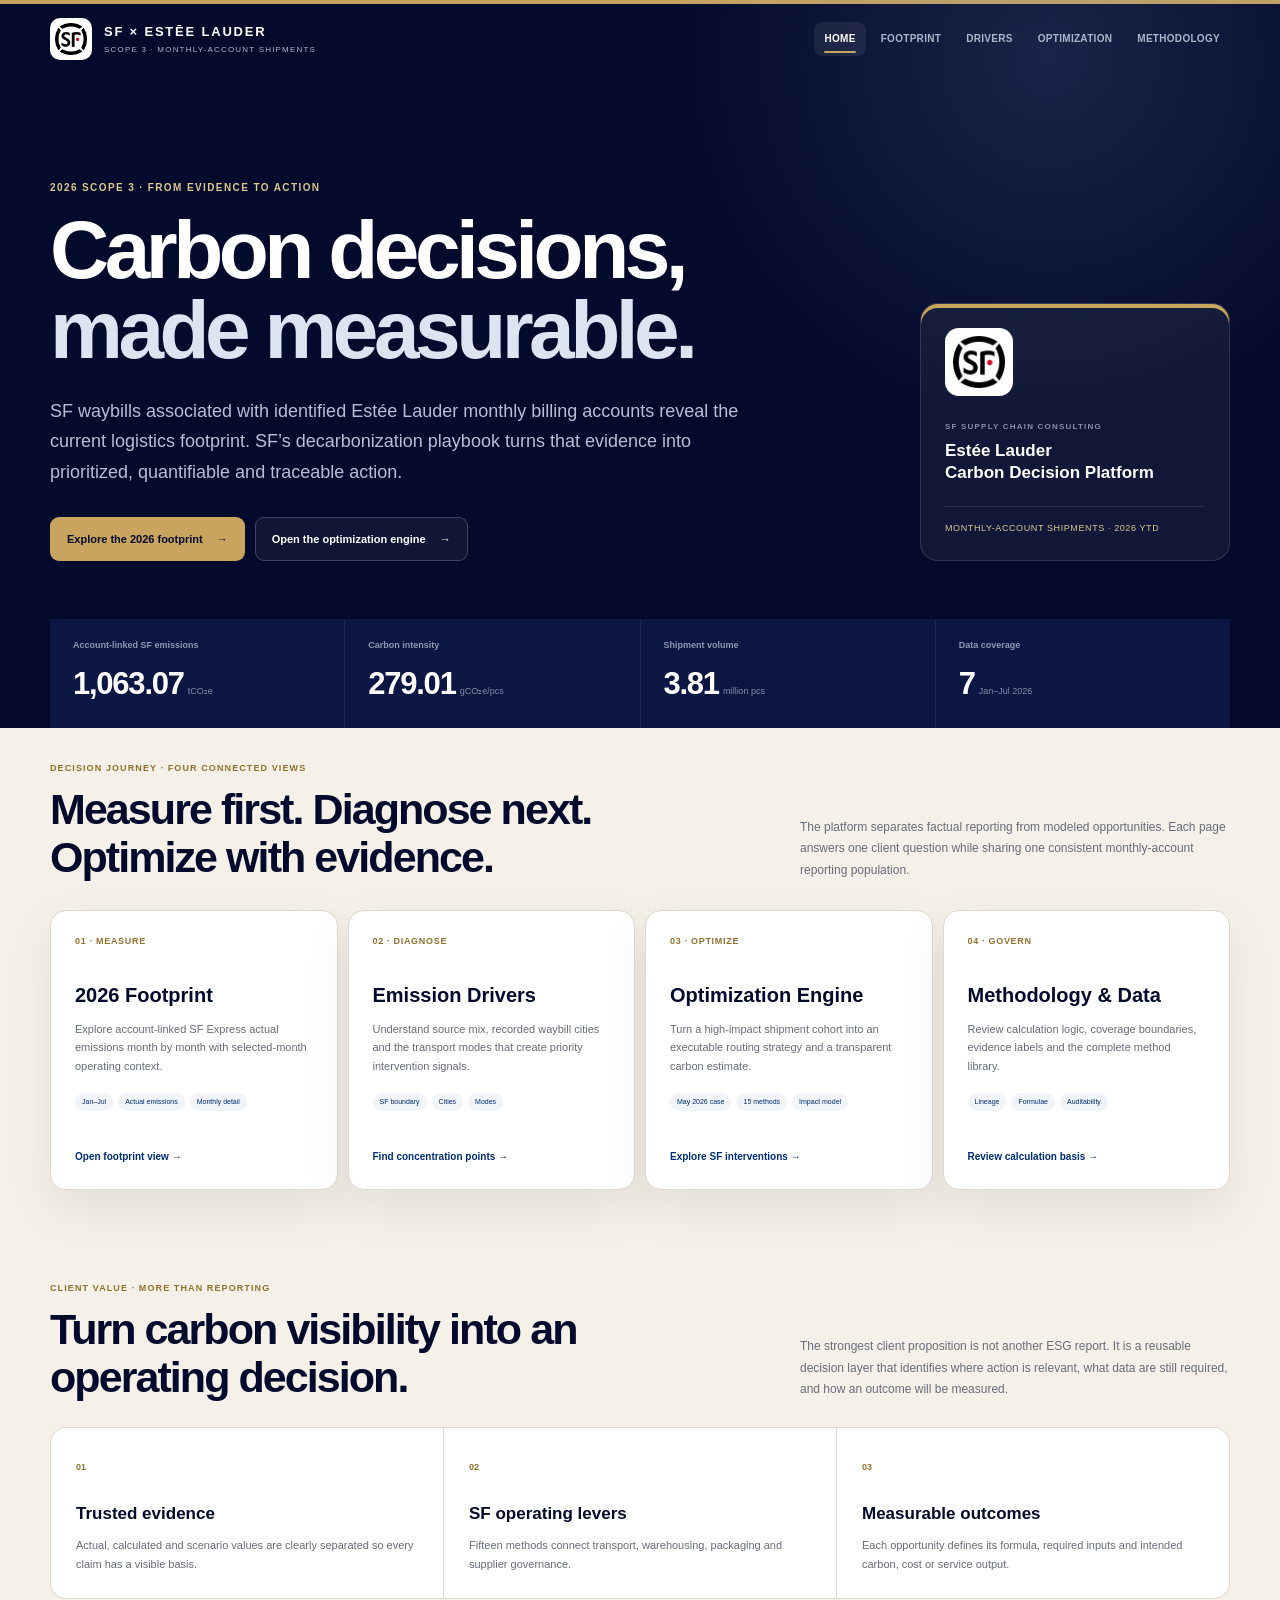
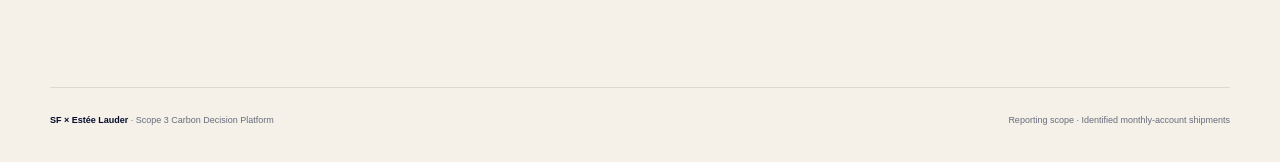
<file: index.html>
<!DOCTYPE html>
<html lang="en">
<head>
  <meta charset="UTF-8">
  <meta name="viewport" content="width=device-width, initial-scale=1.0">
  <meta name="description" content="Estée Lauder and SF Supply Chain 2026 Scope 3 carbon decision dashboard for identified monthly-account shipments.">
  <title>Estée Lauder × SF · Scope 3 Carbon Decision Platform</title>
  <link rel="stylesheet" href="assets/site.css?v=20260903e">
</head>
<body class="portal-page">
  <header class="site-header">
    <div class="shell">
      <nav class="site-nav" aria-label="Primary navigation">
        <a class="brand-link" href="index.html">
          <span class="logo-box"><img src="assets/sf-logo.png" alt="SF Express logo"></span>
          <span class="brand-copy"><strong>SF × ESTĒE LAUDER</strong><span>Scope 3 · Monthly-account shipments</span></span>
        </a>
        <div class="nav-links">
          <a href="index.html">Home</a>
          <a href="overview.html">Footprint</a>
          <a href="drivers.html">Drivers</a>
          <a href="optimization.html">Optimization</a>
          <a href="methodology.html">Methodology</a>
        </div>
      </nav>

      <div class="portal-hero">
        <div>
          <div class="eyebrow">2026 Scope 3 · From evidence to action</div>
          <h1>Carbon decisions,<span>made measurable.</span></h1>
          <p>SF waybills associated with identified Estée Lauder monthly billing accounts reveal the current logistics footprint. SF’s decarbonization playbook turns that evidence into prioritized, quantifiable and traceable action.</p>
          <div class="hero-actions">
            <a class="button primary" href="overview.html">Explore the 2026 footprint <span>→</span></a>
            <a class="button secondary" href="optimization.html">Open the optimization engine <span>→</span></a>
          </div>
        </div>
        <aside class="partnership-card" aria-label="Project partnership">
          <div class="partnership-mark"><img src="assets/sf-logo.png" alt="SF Express logo"></div>
          <span>SF Supply Chain Consulting</span>
          <strong>Estée Lauder<br>Carbon Decision Platform</strong>
          <small>Monthly-account shipments · 2026 YTD</small>
        </aside>
      </div>

      <div class="hero-kpis" aria-label="2026 headline metrics">
        <article><span>Account-linked SF emissions</span><strong>1,063.07</strong><small>tCO₂e</small></article>
        <article><span>Carbon intensity</span><strong>279.01</strong><small>gCO₂e/pcs</small></article>
        <article><span>Shipment volume</span><strong>3.81</strong><small>million pcs</small></article>
        <article><span>Data coverage</span><strong>7</strong><small>Jan–Jul 2026</small></article>
      </div>
    </div>
  </header>

  <main class="main-shell">
    <section class="section" aria-labelledby="journey-title">
      <div class="section-intro">
        <div><div class="section-label">Decision journey · Four connected views</div><h2 id="journey-title">Measure first. Diagnose next. Optimize with evidence.</h2></div>
        <p>The platform separates factual reporting from modeled opportunities. Each page answers one client question while sharing one consistent monthly-account reporting population.</p>
      </div>
      <div class="module-grid">
        <a class="module-card" href="overview.html">
          <span class="module-number">01 · MEASURE</span>
          <h3>2026 Footprint</h3>
          <p>Explore account-linked SF Express actual emissions month by month with selected-month operating context.</p>
          <div class="module-meta"><span>Jan–Jul</span><span>Actual emissions</span><span>Monthly detail</span></div>
          <span class="module-link">Open footprint view →</span>
        </a>
        <a class="module-card" href="drivers.html">
          <span class="module-number">02 · DIAGNOSE</span>
          <h3>Emission Drivers</h3>
          <p>Understand source mix, recorded waybill cities and the transport modes that create priority intervention signals.</p>
          <div class="module-meta"><span>SF boundary</span><span>Cities</span><span>Modes</span></div>
          <span class="module-link">Find concentration points →</span>
        </a>
        <a class="module-card" href="optimization.html">
          <span class="module-number">03 · OPTIMIZE</span>
          <h3>Optimization Engine</h3>
          <p>Turn a high-impact shipment cohort into an executable routing strategy and a transparent carbon estimate.</p>
          <div class="module-meta"><span>May 2026 case</span><span>15 methods</span><span>Impact model</span></div>
          <span class="module-link">Explore SF interventions →</span>
        </a>
        <a class="module-card" href="methodology.html">
          <span class="module-number">04 · GOVERN</span>
          <h3>Methodology & Data</h3>
          <p>Review calculation logic, coverage boundaries, evidence labels and the complete method library.</p>
          <div class="module-meta"><span>Lineage</span><span>Formulae</span><span>Auditability</span></div>
          <span class="module-link">Review calculation basis →</span>
        </a>
      </div>
    </section>

    <section class="section" aria-labelledby="value-title">
      <div class="section-intro">
        <div><div class="section-label">Client value · More than reporting</div><h2 id="value-title">Turn carbon visibility into an operating decision.</h2></div>
        <p>The strongest client proposition is not another ESG report. It is a reusable decision layer that identifies where action is relevant, what data are still required, and how an outcome will be measured.</p>
      </div>
      <div class="value-strip">
        <article><span>01</span><h3>Trusted evidence</h3><p>Actual, calculated and scenario values are clearly separated so every claim has a visible basis.</p></article>
        <article><span>02</span><h3>SF operating levers</h3><p>Fifteen methods connect transport, warehousing, packaging and supplier governance.</p></article>
        <article><span>03</span><h3>Measurable outcomes</h3><p>Each opportunity defines its formula, required inputs and intended carbon, cost or service output.</p></article>
      </div>
    </section>
  </main>

  <footer class="site-footer">
    <span><strong>SF × Estée Lauder</strong> · Scope 3 Carbon Decision Platform</span>
    <span>Reporting scope · Identified monthly-account shipments</span>
  </footer>
  <script src="assets/site.js"></script>
</body>
</html>
</file>
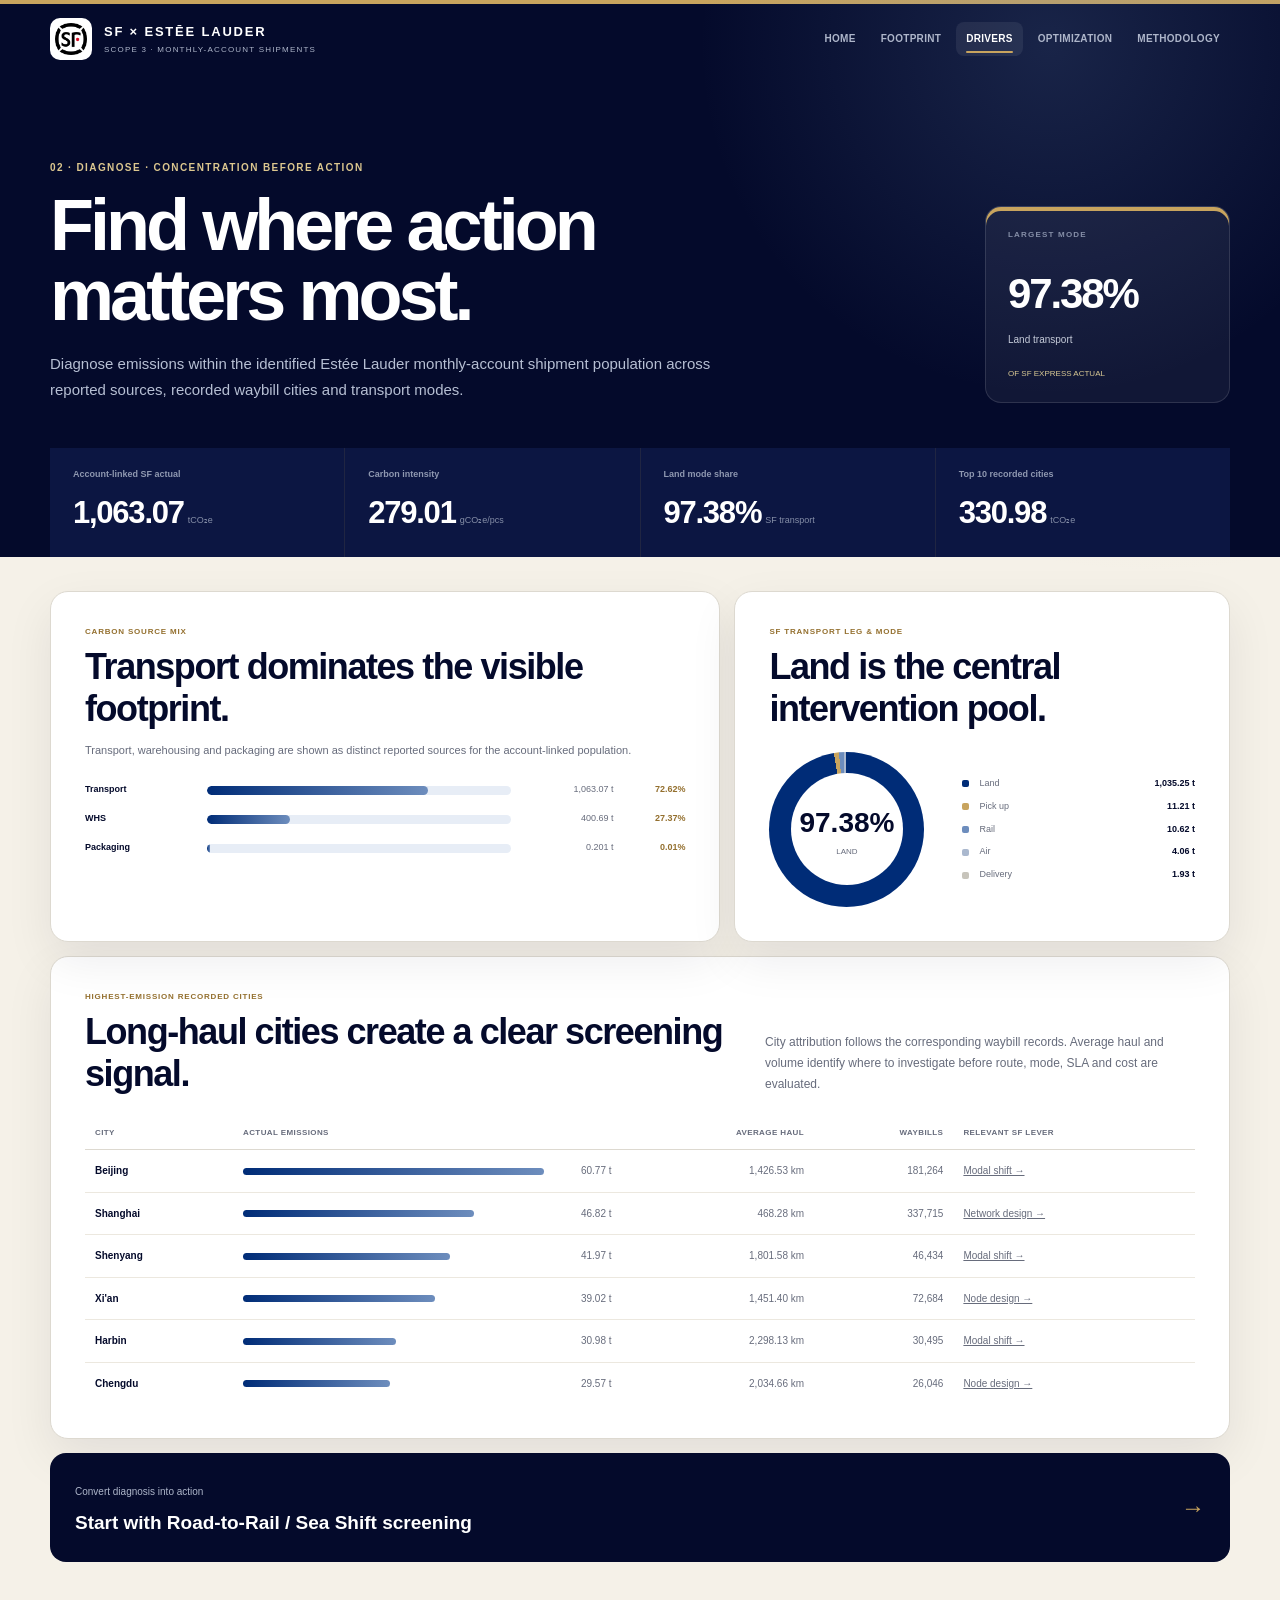
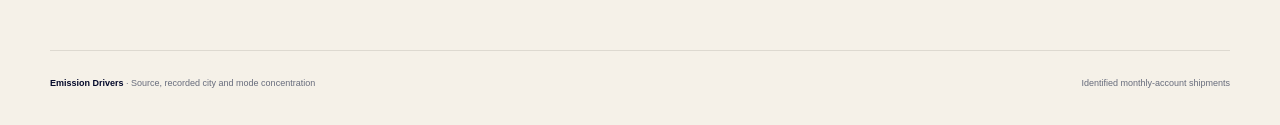
<file: drivers.html>
<!DOCTYPE html>
<html lang="en">
<head>
  <meta charset="UTF-8">
  <meta name="viewport" content="width=device-width, initial-scale=1.0">
  <meta name="description" content="Estée Lauder 2026 monthly-account logistics carbon emission drivers across sources, recorded cities and modes.">
  <title>Emission Drivers · Estée Lauder × SF</title>
  <link rel="stylesheet" href="assets/site.css?v=20260903e">
</head>
<body>
  <header class="site-header">
    <div class="shell">
      <nav class="site-nav" aria-label="Primary navigation">
        <a class="brand-link" href="index.html">
          <span class="logo-box"><img src="assets/sf-logo.png" alt="SF Express logo"></span>
          <span class="brand-copy"><strong>SF × ESTĒE LAUDER</strong><span>Scope 3 · Monthly-account shipments</span></span>
        </a>
        <div class="nav-links">
          <a href="index.html">Home</a><a href="overview.html">Footprint</a><a href="drivers.html">Drivers</a><a href="optimization.html">Optimization</a><a href="methodology.html">Methodology</a>
        </div>
      </nav>

      <div class="page-hero">
        <div>
          <div class="eyebrow">02 · Diagnose · Concentration before action</div>
          <h1>Find where action<br>matters most.</h1>
          <p>Diagnose emissions within the identified Estée Lauder monthly-account shipment population across reported sources, recorded waybill cities and transport modes.</p>
        </div>
        <aside class="data-stamp" aria-label="Largest transport mode">
          <span>Largest mode</span><strong>97.38%</strong><small>Land transport</small><em>of SF Express actual</em>
        </aside>
      </div>

      <div class="hero-kpis" aria-label="Key emission drivers">
        <article><span>Account-linked SF actual</span><strong>1,063.07</strong><small>tCO₂e</small></article>
        <article><span>Carbon intensity</span><strong>279.01</strong><small>gCO₂e/pcs</small></article>
        <article><span>Land mode share</span><strong>97.38%</strong><small>SF transport</small></article>
        <article><span>Top 10 recorded cities</span><strong>330.98</strong><small>tCO₂e</small></article>
      </div>
    </div>
  </header>

  <main class="main-shell">
    <section class="driver-overview">
      <article class="card">
        <div class="card-kicker">Carbon source mix</div>
        <h2>Transport dominates the visible footprint.</h2>
        <p class="card-description">Transport, warehousing and packaging are shown as distinct reported sources for the account-linked population.</p>
        <div class="source-list">
          <div class="source-row"><strong>Transport</strong><span class="source-track"><i style="width:72.62%"></i></span><span class="number">1,063.07 t</span><em>72.62%</em></div>
          <div class="source-row"><strong>WHS</strong><span class="source-track"><i style="width:27.37%"></i></span><span class="number">400.69 t</span><em>27.37%</em></div>
          <div class="source-row"><strong>Packaging</strong><span class="source-track"><i style="width:0.8%"></i></span><span class="number">0.201 t</span><em>0.01%</em></div>
        </div>
      </article>

      <article class="card">
        <div class="card-kicker">SF transport leg & mode</div>
        <h2>Land is the central intervention pool.</h2>
        <div class="mode-layout">
          <div class="donut" role="img" aria-label="Land accounts for 97.38 percent of SF transport actual emissions"><div><strong>97.38%</strong><span>Land</span></div></div>
          <div class="mode-list">
            <div class="mode-row"><i></i><span>Land</span><strong>1,035.25 t</strong></div>
            <div class="mode-row"><i></i><span>Pick up</span><strong>11.21 t</strong></div>
            <div class="mode-row"><i></i><span>Rail</span><strong>10.62 t</strong></div>
            <div class="mode-row"><i></i><span>Air</span><strong>4.06 t</strong></div>
            <div class="mode-row"><i></i><span>Delivery</span><strong>1.93 t</strong></div>
          </div>
        </div>
      </article>
    </section>

    <section class="card city-card" aria-labelledby="city-title">
      <div class="section-heading">
        <div><div class="card-kicker">Highest-emission recorded cities</div><h2 id="city-title">Long-haul cities create a clear screening signal.</h2></div>
        <p>City attribution follows the corresponding waybill records. Average haul and volume identify where to investigate before route, mode, SLA and cost are evaluated.</p>
      </div>
      <div class="table-wrap">
        <table class="data-table">
          <thead><tr><th>City</th><th>Actual emissions</th><th class="number">Average haul</th><th class="number">Waybills</th><th>Relevant SF lever</th></tr></thead>
          <tbody>
            <tr><td>Beijing</td><td><div class="city-emission"><i style="width:100%"></i><span class="number">60.77 t</span></div></td><td class="number">1,426.53 km</td><td class="number">181,264</td><td><a href="optimization.html?method=m2">Modal shift →</a></td></tr>
            <tr><td>Shanghai</td><td><div class="city-emission"><i style="width:77%"></i><span class="number">46.82 t</span></div></td><td class="number">468.28 km</td><td class="number">337,715</td><td><a href="optimization.html?method=m1">Network design →</a></td></tr>
            <tr><td>Shenyang</td><td><div class="city-emission"><i style="width:69%"></i><span class="number">41.97 t</span></div></td><td class="number">1,801.58 km</td><td class="number">46,434</td><td><a href="optimization.html?method=m2">Modal shift →</a></td></tr>
            <tr><td>Xi'an</td><td><div class="city-emission"><i style="width:64%"></i><span class="number">39.02 t</span></div></td><td class="number">1,451.40 km</td><td class="number">72,684</td><td><a href="optimization.html?method=m1">Node design →</a></td></tr>
            <tr><td>Harbin</td><td><div class="city-emission"><i style="width:51%"></i><span class="number">30.98 t</span></div></td><td class="number">2,298.13 km</td><td class="number">30,495</td><td><a href="optimization.html?method=m2">Modal shift →</a></td></tr>
            <tr><td>Chengdu</td><td><div class="city-emission"><i style="width:49%"></i><span class="number">29.57 t</span></div></td><td class="number">2,034.66 km</td><td class="number">26,046</td><td><a href="optimization.html?method=m1">Node design →</a></td></tr>
          </tbody>
        </table>
      </div>
    </section>

    <a class="action-link" href="optimization.html?method=m2"><div><span>Convert diagnosis into action</span><strong>Start with Road-to-Rail / Sea Shift screening</strong></div><b>→</b></a>
  </main>

  <footer class="site-footer"><span><strong>Emission Drivers</strong> · Source, recorded city and mode concentration</span><span>Identified monthly-account shipments</span></footer>
  <script src="assets/site.js"></script>
</body>
</html>
</file>
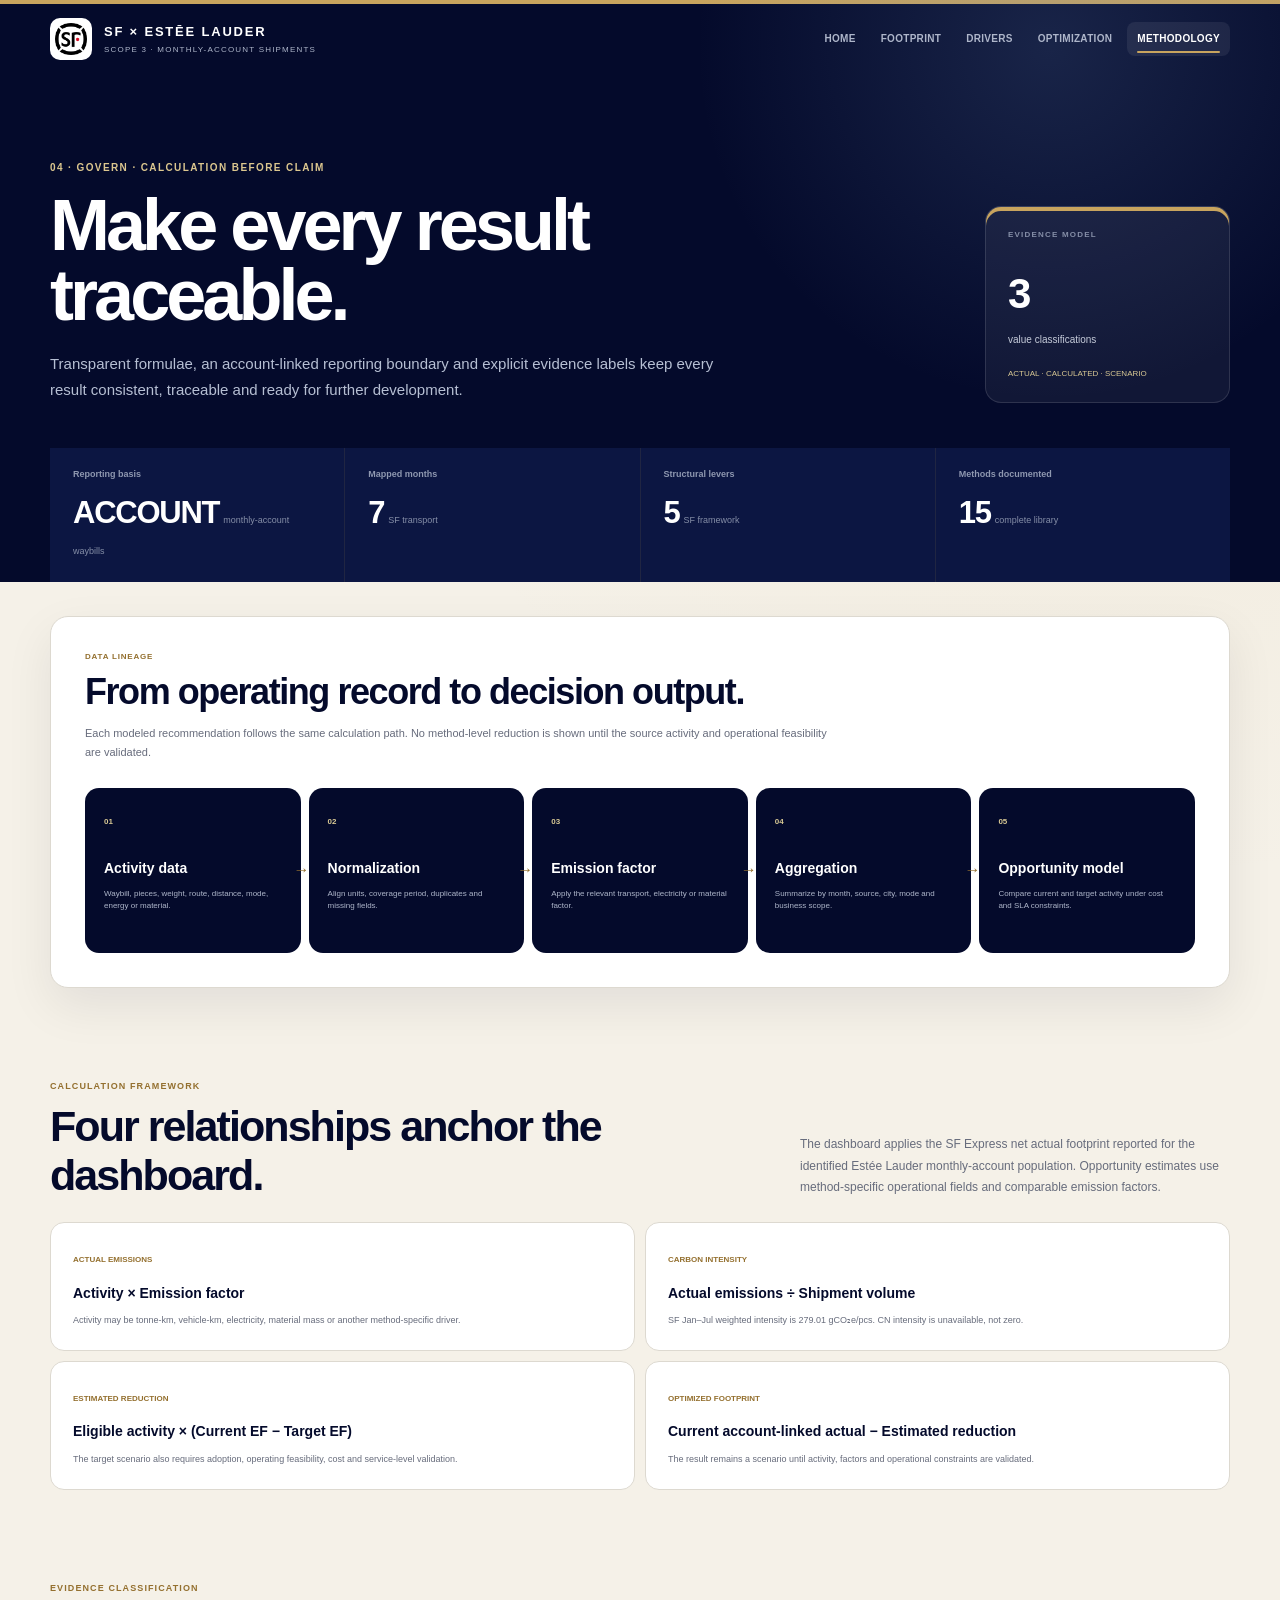
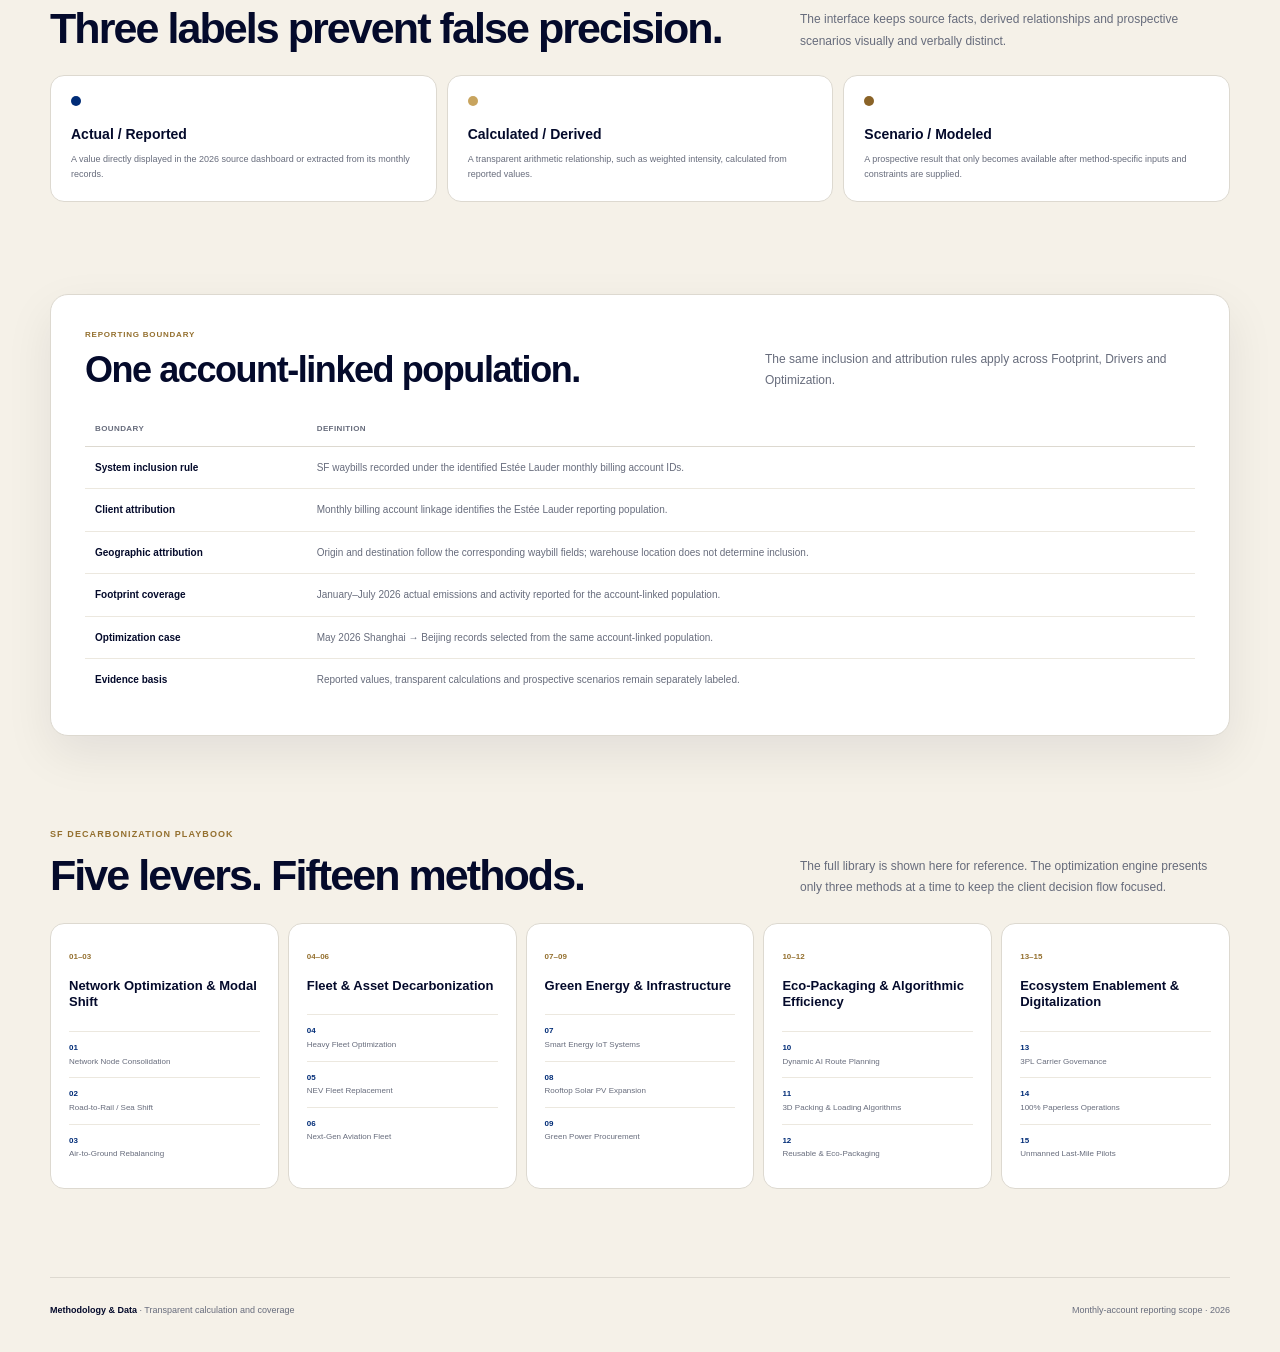
<file: methodology.html>
<!DOCTYPE html>
<html lang="en">
<head>
  <meta charset="UTF-8">
  <meta name="viewport" content="width=device-width, initial-scale=1.0">
  <meta name="description" content="Calculation methodology, monthly-account reporting boundary and SF decarbonization method library for the Estée Lauder dashboard.">
  <title>Methodology & Data · Estée Lauder × SF</title>
  <link rel="stylesheet" href="assets/site.css?v=20260903e">
</head>
<body>
  <header class="site-header">
    <div class="shell">
      <nav class="site-nav" aria-label="Primary navigation">
        <a class="brand-link" href="index.html">
          <span class="logo-box"><img src="assets/sf-logo.png" alt="SF Express logo"></span>
          <span class="brand-copy"><strong>SF × ESTĒE LAUDER</strong><span>Scope 3 · Monthly-account shipments</span></span>
        </a>
        <div class="nav-links">
          <a href="index.html">Home</a><a href="overview.html">Footprint</a><a href="drivers.html">Drivers</a><a href="optimization.html">Optimization</a><a href="methodology.html">Methodology</a>
        </div>
      </nav>

      <div class="page-hero">
        <div>
          <div class="eyebrow">04 · Govern · Calculation before claim</div>
          <h1>Make every result<br>traceable.</h1>
          <p>Transparent formulae, an account-linked reporting boundary and explicit evidence labels keep every result consistent, traceable and ready for further development.</p>
        </div>
        <aside class="data-stamp" aria-label="Methodology status">
          <span>Evidence model</span><strong>3</strong><small>value classifications</small><em>Actual · Calculated · Scenario</em>
        </aside>
      </div>

      <div class="hero-kpis" aria-label="Methodology summary">
        <article><span>Reporting basis</span><strong>ACCOUNT</strong><small>monthly-account waybills</small></article>
        <article><span>Mapped months</span><strong>7</strong><small>SF transport</small></article>
        <article><span>Structural levers</span><strong>5</strong><small>SF framework</small></article>
        <article><span>Methods documented</span><strong>15</strong><small>complete library</small></article>
      </div>
    </div>
  </header>

  <main class="main-shell">
    <section class="card" aria-labelledby="lineage-title">
      <div class="card-kicker">Data lineage</div>
      <h2 id="lineage-title">From operating record to decision output.</h2>
      <p class="card-description">Each modeled recommendation follows the same calculation path. No method-level reduction is shown until the source activity and operational feasibility are validated.</p>
      <div class="methodology-flow">
        <article class="flow-step"><span>01</span><strong>Activity data</strong><p>Waybill, pieces, weight, route, distance, mode, energy or material.</p></article>
        <article class="flow-step"><span>02</span><strong>Normalization</strong><p>Align units, coverage period, duplicates and missing fields.</p></article>
        <article class="flow-step"><span>03</span><strong>Emission factor</strong><p>Apply the relevant transport, electricity or material factor.</p></article>
        <article class="flow-step"><span>04</span><strong>Aggregation</strong><p>Summarize by month, source, city, mode and business scope.</p></article>
        <article class="flow-step"><span>05</span><strong>Opportunity model</strong><p>Compare current and target activity under cost and SLA constraints.</p></article>
      </div>
    </section>

    <section class="section" aria-labelledby="formula-title">
      <div class="section-intro">
        <div><div class="section-label">Calculation framework</div><h2 id="formula-title">Four relationships anchor the dashboard.</h2></div>
        <p>The dashboard applies the SF Express net actual footprint reported for the identified Estée Lauder monthly-account population. Opportunity estimates use method-specific operational fields and comparable emission factors.</p>
      </div>
      <div class="formula-grid">
        <article class="formula-card"><span>Actual emissions</span><strong>Activity × Emission factor</strong><p>Activity may be tonne-km, vehicle-km, electricity, material mass or another method-specific driver.</p></article>
        <article class="formula-card"><span>Carbon intensity</span><strong>Actual emissions ÷ Shipment volume</strong><p>SF Jan–Jul weighted intensity is 279.01 gCO₂e/pcs. CN intensity is unavailable, not zero.</p></article>
        <article class="formula-card"><span>Estimated reduction</span><strong>Eligible activity × (Current EF − Target EF)</strong><p>The target scenario also requires adoption, operating feasibility, cost and service-level validation.</p></article>
        <article class="formula-card"><span>Optimized footprint</span><strong>Current account-linked actual − Estimated reduction</strong><p>The result remains a scenario until activity, factors and operational constraints are validated.</p></article>
      </div>
    </section>

    <section class="section" aria-labelledby="labels-title">
      <div class="section-intro">
        <div><div class="section-label">Evidence classification</div><h2 id="labels-title">Three labels prevent false precision.</h2></div>
        <p>The interface keeps source facts, derived relationships and prospective scenarios visually and verbally distinct.</p>
      </div>
      <div class="label-grid">
        <article class="label-card"><i></i><strong>Actual / Reported</strong><p>A value directly displayed in the 2026 source dashboard or extracted from its monthly records.</p></article>
        <article class="label-card derived"><i></i><strong>Calculated / Derived</strong><p>A transparent arithmetic relationship, such as weighted intensity, calculated from reported values.</p></article>
        <article class="label-card scenario"><i></i><strong>Scenario / Modeled</strong><p>A prospective result that only becomes available after method-specific inputs and constraints are supplied.</p></article>
      </div>
    </section>

    <section class="section card" aria-labelledby="coverage-title">
      <div class="section-heading">
        <div><div class="card-kicker">Reporting boundary</div><h2 id="coverage-title">One account-linked population.</h2></div>
        <p>The same inclusion and attribution rules apply across Footprint, Drivers and Optimization.</p>
      </div>
      <div class="table-wrap">
        <table class="data-table boundary-table">
          <thead><tr><th>Boundary</th><th>Definition</th></tr></thead>
          <tbody>
            <tr><td>System inclusion rule</td><td>SF waybills recorded under the identified Estée Lauder monthly billing account IDs.</td></tr>
            <tr><td>Client attribution</td><td>Monthly billing account linkage identifies the Estée Lauder reporting population.</td></tr>
            <tr><td>Geographic attribution</td><td>Origin and destination follow the corresponding waybill fields; warehouse location does not determine inclusion.</td></tr>
            <tr><td>Footprint coverage</td><td>January–July 2026 actual emissions and activity reported for the account-linked population.</td></tr>
            <tr><td>Optimization case</td><td>May 2026 Shanghai → Beijing records selected from the same account-linked population.</td></tr>
            <tr><td>Evidence basis</td><td>Reported values, transparent calculations and prospective scenarios remain separately labeled.</td></tr>
          </tbody>
        </table>
      </div>
    </section>

    <section id="library" class="section" aria-labelledby="library-title">
      <div class="section-intro">
        <div><div class="section-label">SF decarbonization playbook</div><h2 id="library-title">Five levers. Fifteen methods.</h2></div>
        <p>The full library is shown here for reference. The optimization engine presents only three methods at a time to keep the client decision flow focused.</p>
      </div>
      <div class="method-library">
        <article class="library-card"><span>01–03</span><h3>Network Optimization & Modal Shift</h3><ol><li><strong>01</strong>Network Node Consolidation</li><li><strong>02</strong>Road-to-Rail / Sea Shift</li><li><strong>03</strong>Air-to-Ground Rebalancing</li></ol></article>
        <article class="library-card"><span>04–06</span><h3>Fleet & Asset Decarbonization</h3><ol><li><strong>04</strong>Heavy Fleet Optimization</li><li><strong>05</strong>NEV Fleet Replacement</li><li><strong>06</strong>Next-Gen Aviation Fleet</li></ol></article>
        <article class="library-card"><span>07–09</span><h3>Green Energy & Infrastructure</h3><ol><li><strong>07</strong>Smart Energy IoT Systems</li><li><strong>08</strong>Rooftop Solar PV Expansion</li><li><strong>09</strong>Green Power Procurement</li></ol></article>
        <article class="library-card"><span>10–12</span><h3>Eco-Packaging & Algorithmic Efficiency</h3><ol><li><strong>10</strong>Dynamic AI Route Planning</li><li><strong>11</strong>3D Packing & Loading Algorithms</li><li><strong>12</strong>Reusable & Eco-Packaging</li></ol></article>
        <article class="library-card"><span>13–15</span><h3>Ecosystem Enablement & Digitalization</h3><ol><li><strong>13</strong>3PL Carrier Governance</li><li><strong>14</strong>100% Paperless Operations</li><li><strong>15</strong>Unmanned Last-Mile Pilots</li></ol></article>
      </div>
    </section>
  </main>

  <footer class="site-footer"><span><strong>Methodology & Data</strong> · Transparent calculation and coverage</span><span>Monthly-account reporting scope · 2026</span></footer>
  <script src="assets/site.js"></script>
</body>
</html>
</file>
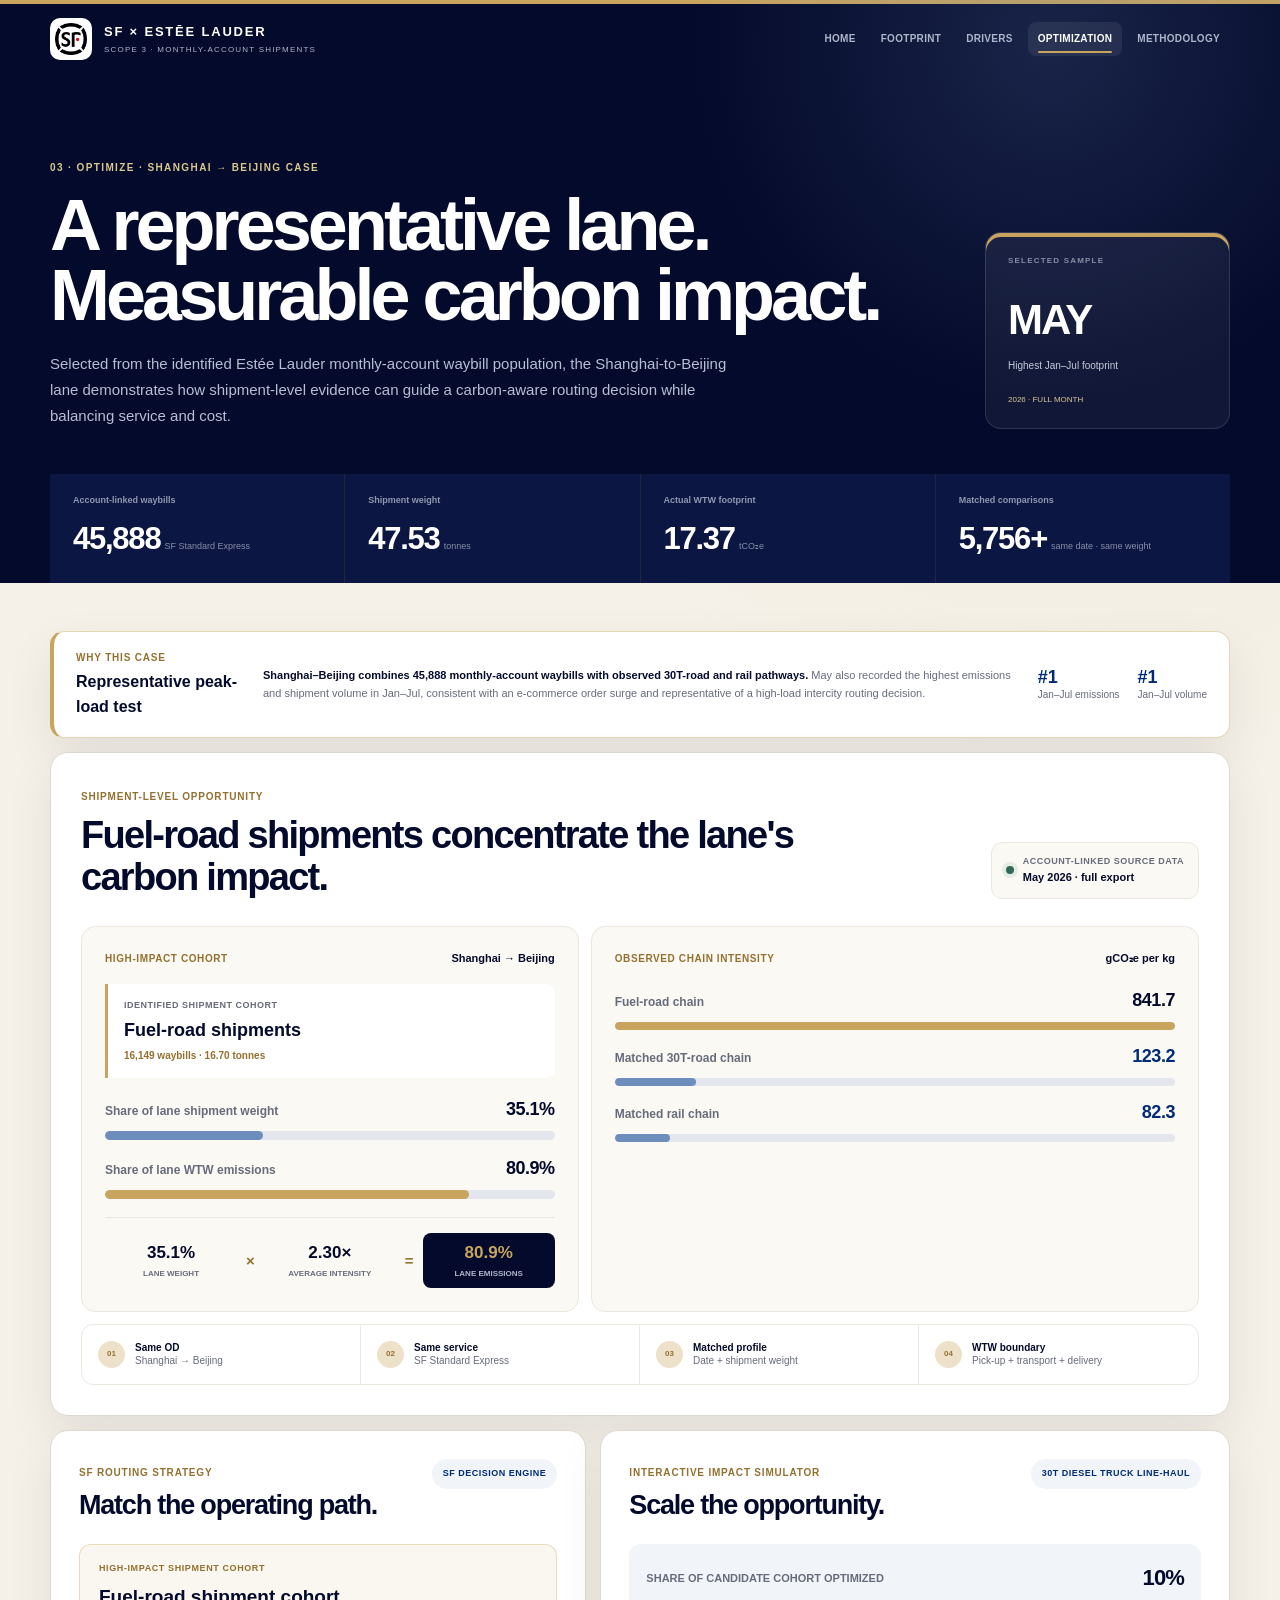
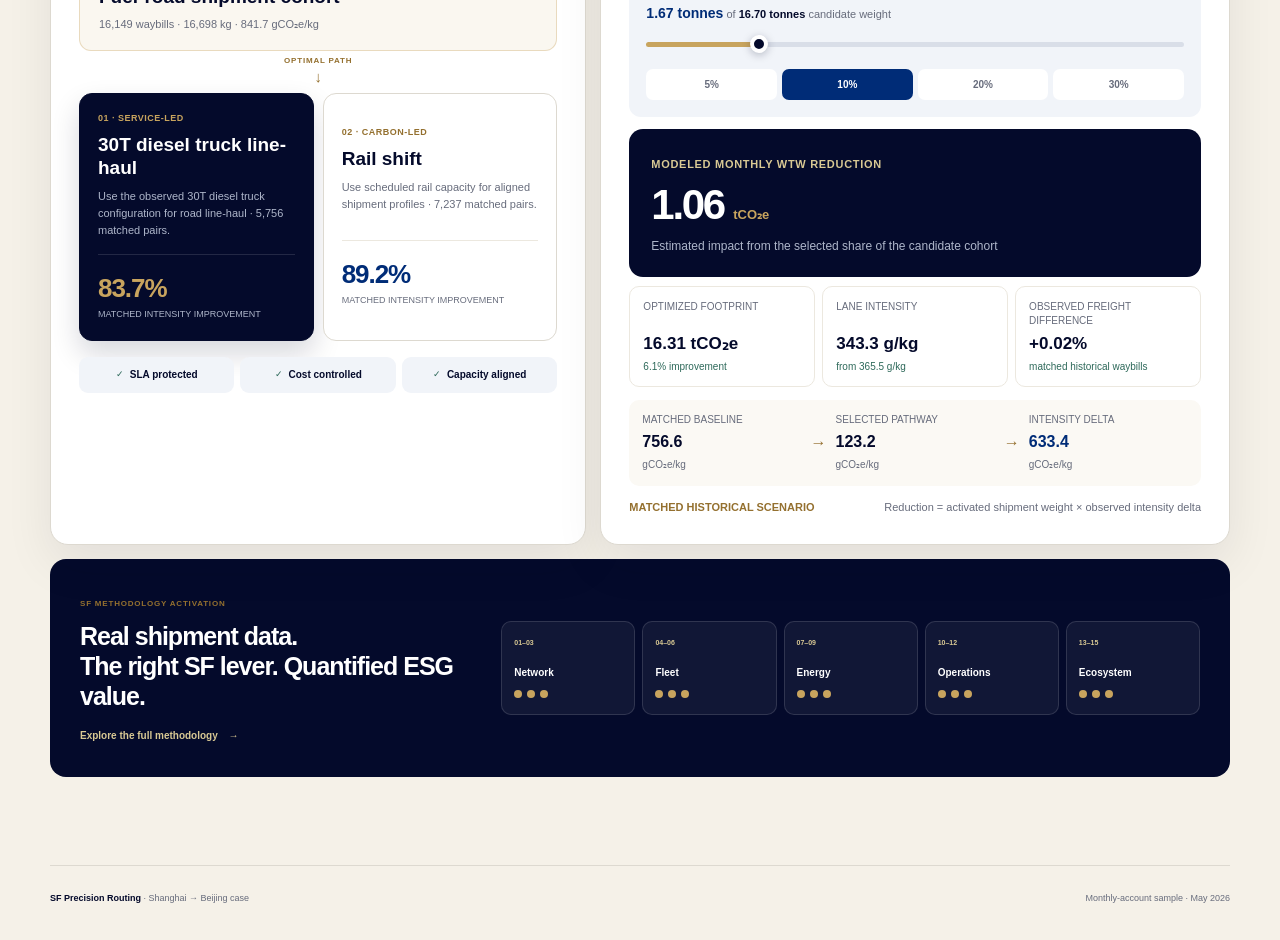
<file: optimization.html>
<!DOCTYPE html>
<html lang="en">
<head>
  <meta charset="UTF-8">
  <meta name="viewport" content="width=device-width, initial-scale=1.0">
  <meta name="description" content="An account-linked shipment-level SF routing case that turns Estée Lauder carbon data into measurable ESG value.">
  <title>Precision Routing · Estée Lauder × SF</title>
  <link rel="stylesheet" href="assets/site.css?v=20260903f">
</head>
<body>
  <header class="site-header">
    <div class="shell">
      <nav class="site-nav" aria-label="Primary navigation">
        <a class="brand-link" href="index.html">
          <span class="logo-box"><img src="assets/sf-logo.png" alt="SF Express logo"></span>
          <span class="brand-copy"><strong>SF × ESTĒE LAUDER</strong><span>Scope 3 · Monthly-account shipments</span></span>
        </a>
        <div class="nav-links">
          <a href="index.html">Home</a><a href="overview.html">Footprint</a><a href="drivers.html">Drivers</a><a href="optimization.html">Optimization</a><a href="methodology.html">Methodology</a>
        </div>
      </nav>

      <div class="page-hero precision-hero">
        <div>
          <div class="eyebrow">03 · Optimize · Shanghai → Beijing case</div>
          <h1>A representative lane.<br>Measurable carbon impact.</h1>
          <p>Selected from the identified Estée Lauder monthly-account waybill population, the Shanghai-to-Beijing lane demonstrates how shipment-level evidence can guide a carbon-aware routing decision while balancing service and cost.</p>
        </div>
        <aside class="data-stamp" aria-label="Selected sample month">
          <span>Selected sample</span><strong>MAY</strong><small>Highest Jan–Jul footprint</small><em>2026 · Full month</em>
        </aside>
      </div>

      <div class="hero-kpis" aria-label="Case study evidence">
        <article><span>Account-linked waybills</span><strong>45,888</strong><small>SF Standard Express</small></article>
        <article><span>Shipment weight</span><strong>47.53</strong><small>tonnes</small></article>
        <article><span>Actual WTW footprint</span><strong>17.37</strong><small>tCO₂e</small></article>
        <article><span>Matched comparisons</span><strong>5,756+</strong><small>same date · same weight</small></article>
      </div>
    </div>
  </header>

  <main class="main-shell">
    <section class="sample-rationale" aria-label="Why May was selected as the case sample">
      <div class="sample-rationale-title"><span>Why this case</span><strong>Representative peak-load test</strong></div>
      <p><b>Shanghai–Beijing combines 45,888 monthly-account waybills with observed 30T-road and rail pathways.</b> May also recorded the highest emissions and shipment volume in Jan–Jul, consistent with an e-commerce order surge and representative of a high-load intercity routing decision.</p>
      <div class="sample-rationale-facts">
        <span><b>#1</b> Jan–Jul emissions</span>
        <span><b>#1</b> Jan–Jul volume</span>
      </div>
    </section>

    <section class="precision-signal card" aria-labelledby="signal-title">
      <div class="precision-section-head">
        <div>
          <span>Shipment-level opportunity</span>
          <h2 id="signal-title">Fuel-road shipments concentrate the lane's carbon impact.</h2>
        </div>
        <div class="evidence-badge"><i></i><span>Account-linked source data</span><strong>May 2026 · full export</strong></div>
      </div>

      <div class="signal-layout">
        <article class="concentration-panel">
          <div class="panel-kicker"><span>High-impact cohort</span><strong>Shanghai → Beijing</strong></div>
          <div class="cohort-identity">
            <span>Identified shipment cohort</span>
            <strong>Fuel-road shipments</strong>
            <small>16,149 waybills · 16.70 tonnes</small>
          </div>
          <div class="concentration-bars" aria-label="Fuel-road shipments represent 35.1 percent of Shanghai to Beijing weight and 80.9 percent of Shanghai to Beijing emissions">
            <div class="concentration-row">
              <div><span>Share of lane shipment weight</span><strong>35.1%</strong></div>
              <div class="concentration-track"><i style="--share:35.1%"></i></div>
            </div>
            <div class="concentration-row is-carbon">
              <div><span>Share of lane WTW emissions</span><strong>80.9%</strong></div>
              <div class="concentration-track"><i style="--share:80.9%"></i></div>
            </div>
          </div>
          <div class="concentration-equation" aria-label="35.1 percent of lane weight multiplied by 2.30 times lane-average intensity equals 80.9 percent of lane emissions">
            <div><strong>35.1%</strong><span>lane weight</span></div><b>×</b>
            <div><strong>2.30×</strong><span>average intensity</span></div><b>=</b>
            <div class="is-result"><strong>80.9%</strong><span>lane emissions</span></div>
          </div>
        </article>

        <article class="intensity-benchmark">
          <div class="panel-kicker"><span>Observed chain intensity</span><strong>gCO₂e per kg</strong></div>
          <div class="benchmark-list">
            <div class="benchmark-row is-primary">
              <div><span>Fuel-road chain</span><strong>841.7</strong></div>
              <div class="benchmark-track"><i style="--level:100%"></i></div>
            </div>
            <div class="benchmark-row">
              <div><span>Matched 30T-road chain</span><strong>123.2</strong></div>
              <div class="benchmark-track"><i style="--level:14.6%"></i></div>
            </div>
            <div class="benchmark-row">
              <div><span>Matched rail chain</span><strong>82.3</strong></div>
              <div class="benchmark-track"><i style="--level:9.8%"></i></div>
            </div>
          </div>
        </article>
      </div>

      <div class="evidence-ribbon" aria-label="Analysis controls">
        <span><i>01</i><b>Same OD</b> Shanghai → Beijing</span>
        <span><i>02</i><b>Same service</b> SF Standard Express</span>
        <span><i>03</i><b>Matched profile</b> Date + shipment weight</span>
        <span><i>04</i><b>WTW boundary</b> Pick-up + transport + delivery</span>
      </div>
    </section>

    <section class="precision-workbench" aria-label="Routing strategy and impact simulator">
      <article class="routing-strategy card">
        <div class="precision-section-head compact">
          <div><span>SF routing strategy</span><h2>Match the operating path.</h2></div>
          <strong class="engine-chip">SF DECISION ENGINE</strong>
        </div>

        <div class="routing-origin">
          <span>High-impact shipment cohort</span>
          <strong>Fuel-road shipment cohort</strong>
          <small>16,149 waybills · 16,698 kg · 841.7 gCO₂e/kg</small>
        </div>

        <div class="strategy-connector" aria-hidden="true"><span>OPTIMAL PATH</span><i>↓</i></div>

        <div class="strategy-options" role="group" aria-label="Choose an optimization strategy">
          <button class="strategy-option active" type="button" data-strategy="road" aria-pressed="true">
            <span>01 · Service-led</span>
            <strong>30T diesel truck line-haul</strong>
            <small>Use the observed 30T diesel truck configuration for road line-haul · 5,756 matched pairs.</small>
            <div><b>83.7%</b><em>matched intensity improvement</em></div>
          </button>
          <button class="strategy-option" type="button" data-strategy="rail" aria-pressed="false">
            <span>02 · Carbon-led</span>
            <strong>Rail shift</strong>
            <small>Use scheduled rail capacity for aligned shipment profiles · 7,237 matched pairs.</small>
            <div><b>89.2%</b><em>matched intensity improvement</em></div>
          </button>
        </div>

        <div class="execution-guardrails">
          <span><i>✓</i><b>SLA protected</b></span>
          <span><i>✓</i><b>Cost controlled</b></span>
          <span><i>✓</i><b>Capacity aligned</b></span>
        </div>
      </article>

      <article class="impact-simulator card" aria-live="polite">
        <div class="precision-section-head compact">
          <div><span>Interactive impact simulator</span><h2>Scale the opportunity.</h2></div>
          <strong id="scenario-strategy" class="scenario-chip">30T diesel truck line-haul</strong>
        </div>

        <div class="share-control">
          <div><span>Share of candidate cohort optimized</span><output id="share-output" for="candidate-share">10%</output></div>
          <p class="share-context"><b id="activated-weight">1.67 tonnes</b> of <strong id="candidate-total-weight">16.70 tonnes</strong> candidate weight</p>
          <input id="candidate-share" type="range" min="5" max="30" step="5" value="10" aria-label="Share of candidate cohort optimized">
          <div class="share-presets" aria-label="Scenario presets">
            <button type="button" data-share="5">5%</button>
            <button class="active" type="button" data-share="10">10%</button>
            <button type="button" data-share="20">20%</button>
            <button type="button" data-share="30">30%</button>
          </div>
        </div>

        <div class="impact-hero">
          <span>Modeled monthly WTW reduction</span>
          <strong id="impact-reduction">1.06 <small>tCO₂e</small></strong>
          <p>Estimated impact from the selected share of the candidate cohort</p>
        </div>

        <div class="impact-metrics">
          <article><span>Optimized footprint</span><strong id="optimized-footprint">16.31 tCO₂e</strong><small id="footprint-change">6.1% improvement</small></article>
          <article><span>Lane intensity</span><strong id="optimized-intensity">343.3 g/kg</strong><small>from 365.5 g/kg</small></article>
          <article><span>Observed freight difference</span><strong id="freight-delta">+0.02%</strong><small>matched historical waybills</small></article>
        </div>

        <div class="model-trace">
          <div><span>Matched baseline</span><strong id="matched-baseline">756.6</strong><small>gCO₂e/kg</small></div>
          <b aria-hidden="true">→</b>
          <div><span>Selected pathway</span><strong id="target-intensity">123.2</strong><small>gCO₂e/kg</small></div>
          <b aria-hidden="true">→</b>
          <div class="is-result"><span>Intensity delta</span><strong id="intensity-delta">633.4</strong><small>gCO₂e/kg</small></div>
        </div>

        <p class="model-note"><b>Matched historical scenario</b><span>Reduction = activated shipment weight × observed intensity delta</span></p>
      </article>
    </section>

    <section class="playbook-overview" aria-labelledby="playbook-title">
      <div class="playbook-copy">
        <span>SF methodology activation</span>
        <h2 id="playbook-title">Real shipment data.<br>The right SF lever. Quantified ESG value.</h2>
        <a href="methodology.html">Explore the full methodology <b>→</b></a>
      </div>
      <div class="playbook-map" aria-label="Fifteen methods grouped into five levers">
        <article><span>01–03</span><strong>Network</strong><div><i></i><i></i><i></i></div></article>
        <article><span>04–06</span><strong>Fleet</strong><div><i></i><i></i><i></i></div></article>
        <article><span>07–09</span><strong>Energy</strong><div><i></i><i></i><i></i></div></article>
        <article><span>10–12</span><strong>Operations</strong><div><i></i><i></i><i></i></div></article>
        <article><span>13–15</span><strong>Ecosystem</strong><div><i></i><i></i><i></i></div></article>
      </div>
    </section>
  </main>

  <footer class="site-footer"><span><strong>SF Precision Routing</strong> · Shanghai → Beijing case</span><span>Monthly-account sample · May 2026</span></footer>
  <script src="assets/site.js"></script>
  <script src="data/dashboard-data.js?v=20260903e"></script>
  <script src="assets/optimization.js?v=20260903b"></script>
</body>
</html>
</file>
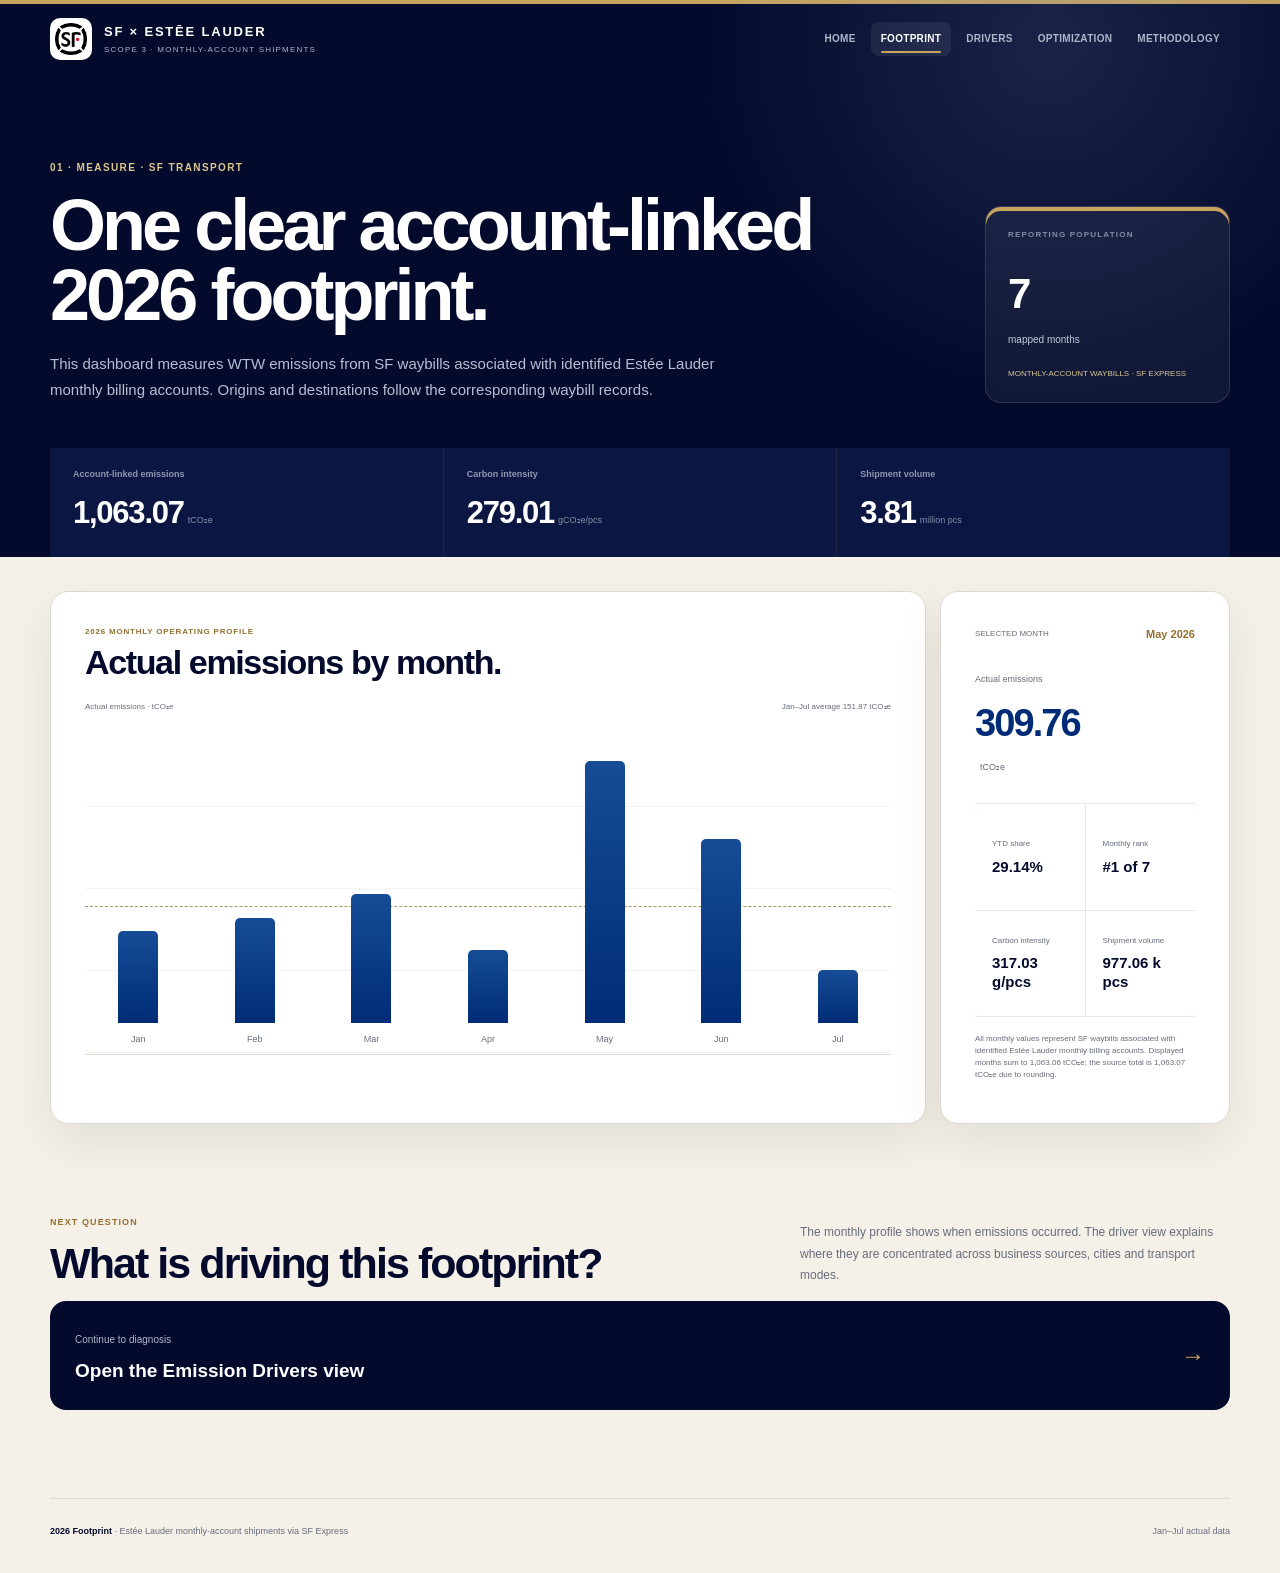
<file: overview.html>
<!DOCTYPE html>
<html lang="en">
<head>
  <meta charset="UTF-8">
  <meta name="viewport" content="width=device-width, initial-scale=1.0">
  <meta name="description" content="Carbon footprint of SF waybills associated with identified Estée Lauder monthly billing accounts in 2026.">
  <title>2026 Footprint · Estée Lauder × SF</title>
  <link rel="stylesheet" href="assets/site.css?v=20260903e">
</head>
<body>
  <header class="site-header">
    <div class="shell">
      <nav class="site-nav" aria-label="Primary navigation">
        <a class="brand-link" href="index.html">
          <span class="logo-box"><img src="assets/sf-logo.png" alt="SF Express logo"></span>
          <span class="brand-copy"><strong>SF × ESTĒE LAUDER</strong><span>Scope 3 · Monthly-account shipments</span></span>
        </a>
        <div class="nav-links">
          <a href="index.html">Home</a><a href="overview.html">Footprint</a><a href="drivers.html">Drivers</a><a href="optimization.html">Optimization</a><a href="methodology.html">Methodology</a>
        </div>
      </nav>

      <div class="page-hero">
        <div>
          <div class="eyebrow">01 · Measure · SF transport</div>
          <h1>One clear account-linked<br>2026 footprint.</h1>
          <p>This dashboard measures WTW emissions from SF waybills associated with identified Estée Lauder monthly billing accounts. Origins and destinations follow the corresponding waybill records.</p>
        </div>
        <aside class="data-stamp" aria-label="Client data scope">
          <span>Reporting population</span><strong>7</strong><small>mapped months</small><em>Monthly-account waybills · SF Express</em>
        </aside>
      </div>

      <div class="hero-kpis three-up" aria-label="SF transport headline metrics">
        <article><span>Account-linked emissions</span><strong>1,063.07</strong><small>tCO₂e</small></article>
        <article><span>Carbon intensity</span><strong>279.01</strong><small>gCO₂e/pcs</small></article>
        <article><span>Shipment volume</span><strong>3.81</strong><small>million pcs</small></article>
      </div>
    </div>
  </header>

  <main class="main-shell">
    <section class="overview-layout" aria-label="Interactive monthly footprint">
      <article class="card">
        <div class="chart-head">
          <div><div class="card-kicker">2026 monthly operating profile</div><h2>Actual emissions by month.</h2></div>
        </div>
        <div class="chart-meta"><span id="chart-metric-label">Actual emissions · tCO₂e</span><span id="chart-average">Jan–Jul average</span></div>
        <div id="month-chart" class="month-chart" role="group" aria-label="Interactive monthly carbon chart"></div>
      </article>

      <aside class="card selected-panel" aria-live="polite">
        <div class="selected-head"><span>Selected month</span><strong id="selected-month">May 2026</strong></div>
        <div class="selected-hero"><span>Actual emissions</span><strong id="selected-actual">309.76</strong><small>tCO₂e</small></div>
        <div class="selected-grid">
          <div><span>YTD share</span><strong id="selected-share">29.14%</strong></div>
          <div><span>Monthly rank</span><strong id="selected-rank">#1 of 7</strong></div>
          <div><span>Carbon intensity</span><strong id="selected-intensity">317.03 g/pcs</strong></div>
          <div><span>Shipment volume</span><strong id="selected-volume">977.06 k pcs</strong></div>
        </div>
        <p class="selected-note">All monthly values represent SF waybills associated with identified Estée Lauder monthly billing accounts. Displayed months sum to 1,063.06 tCO₂e; the source total is 1,063.07 tCO₂e due to rounding.</p>
      </aside>
    </section>

    <section class="section" aria-labelledby="next-title">
      <div class="section-intro">
        <div><div class="section-label">Next question</div><h2 id="next-title">What is driving this footprint?</h2></div>
        <p>The monthly profile shows when emissions occurred. The driver view explains where they are concentrated across business sources, cities and transport modes.</p>
      </div>
      <a class="action-link" href="drivers.html"><div><span>Continue to diagnosis</span><strong>Open the Emission Drivers view</strong></div><b>→</b></a>
    </section>
  </main>

  <footer class="site-footer"><span><strong>2026 Footprint</strong> · Estée Lauder monthly-account shipments via SF Express</span><span>Jan–Jul actual data</span></footer>
  <script src="assets/site.js"></script>
  <script src="data/dashboard-data.js"></script>
  <script src="assets/overview.js?v=20260903e"></script>
</body>
</html>
</file>
<file: assets/site.css>
:root {
  --navy: #040a2b;
  --navy-soft: #0c1642;
  --blue: #002c77;
  --blue-2: #164c96;
  --blue-3: #6d8dbd;
  --powder: #e7edf6;
  --powder-2: #f1f4f9;
  --gold: #c8a45e;
  --gold-deep: #94702f;
  --champagne: #eee1c9;
  --ivory: #f5f1e8;
  --cream: #fbf9f4;
  --white: #fff;
  --ink: #11162d;
  --muted: #676c7c;
  --line: #ddd9d0;
  --soft-line: #ece8df;
  --success: #2e695a;
  --warning: #8a6327;
  --shadow: 0 18px 48px rgba(4, 10, 43, 0.08);
}

* { box-sizing: border-box; }
html { min-width: 320px; scroll-behavior: smooth; }
body {
  min-width: 320px;
  min-height: 100vh;
  margin: 0;
  color: var(--ink);
  background:
    radial-gradient(circle at 90% 0%, rgba(200, 164, 94, 0.1), transparent 28%),
    var(--ivory);
  font-family: Calibri, "Segoe UI", Arial, Helvetica, sans-serif;
  line-height: 1.55;
}

button, input { font: inherit; }
a { color: inherit; }
a, button { -webkit-tap-highlight-color: transparent; }
a:focus-visible, button:focus-visible, input:focus-visible { outline: 3px solid rgba(200, 164, 94, 0.55); outline-offset: 3px; }

.site-header { position: relative; overflow: hidden; color: #fff; background: var(--navy); }
.site-header::before { position: absolute; inset: 0 0 auto; height: 4px; content: ""; background: var(--gold); }
.site-header::after {
  position: absolute;
  inset: 0;
  content: "";
  pointer-events: none;
  background: radial-gradient(circle at 82% 8%, rgba(109, 141, 189, 0.2), transparent 30%);
}

.shell { position: relative; z-index: 1; width: min(1180px, calc(100% - 40px)); margin: 0 auto; }
.site-nav { min-height: 78px; display: flex; align-items: center; justify-content: space-between; gap: 28px; }
.brand-link { display: flex; align-items: center; gap: 12px; text-decoration: none; }
.logo-box { width: 42px; height: 42px; display: grid; place-items: center; border-radius: 10px; background: #fff; }
.logo-box img { width: 32px; height: 32px; object-fit: contain; }
.brand-copy { display: flex; flex-direction: column; }
.brand-copy strong { font-size: 13px; letter-spacing: 1.8px; }
.brand-copy span { margin-top: 2px; color: #aeb6ca; font-size: 8px; letter-spacing: 1.2px; text-transform: uppercase; }

.nav-links { display: flex; align-items: center; gap: 5px; }
.nav-links a { position: relative; padding: 9px 10px; color: #aeb6ca; border-radius: 8px; font-size: 10px; font-weight: 700; letter-spacing: 0.3px; text-decoration: none; text-transform: uppercase; }
.nav-links a:hover, .nav-links a.active { color: #fff; background: rgba(255, 255, 255, 0.07); }
.nav-links a.active::after { position: absolute; right: 10px; bottom: 3px; left: 10px; height: 2px; content: ""; border-radius: 999px; background: var(--gold); }

.portal-hero { display: grid; grid-template-columns: minmax(0, 1fr) 310px; align-items: end; gap: 70px; padding: clamp(62px, 8vw, 106px) 0 58px; }
.eyebrow { color: #dcc78f; font-size: 10px; font-weight: 800; letter-spacing: 1.4px; text-transform: uppercase; }
.portal-hero h1, .page-hero h1 { margin: 14px 0 0; letter-spacing: -0.055em; line-height: 0.98; }
.portal-hero h1 { max-width: 780px; font-size: clamp(48px, 7vw, 82px); font-weight: 700; }
.portal-hero h1 span { display: block; color: #dce4f2; }
.portal-hero p { max-width: 690px; margin: 25px 0 0; color: #b6bfd3; font-size: clamp(15px, 1.6vw, 18px); line-height: 1.7; }
.hero-actions { display: flex; flex-wrap: wrap; gap: 10px; margin-top: 30px; }
.button { min-height: 44px; padding: 0 16px; display: inline-flex; align-items: center; justify-content: center; gap: 14px; border: 1px solid transparent; border-radius: 9px; font-size: 11px; font-weight: 800; text-decoration: none; }
.button.primary { color: var(--navy); background: var(--gold); }
.button.secondary { color: #fff; border-color: rgba(255, 255, 255, 0.2); background: rgba(255, 255, 255, 0.05); }
.button:hover { transform: translateY(-1px); }

.partnership-card { padding: 24px; border: 1px solid rgba(255, 255, 255, 0.12); border-radius: 18px; background: rgba(255, 255, 255, 0.055); box-shadow: inset 0 4px 0 var(--gold); }
.partnership-mark { width: 68px; height: 68px; display: grid; place-items: center; border-radius: 14px; background: #fff; }
.partnership-mark img { width: 52px; height: 52px; object-fit: contain; }
.partnership-card > span { display: block; margin-top: 25px; color: #8790a8; font-size: 8px; font-weight: 800; letter-spacing: 1.2px; text-transform: uppercase; }
.partnership-card strong { display: block; margin-top: 7px; color: #fff; font-size: 17px; line-height: 1.3; }
.partnership-card small { display: block; margin-top: 22px; padding-top: 15px; border-top: 1px solid rgba(255, 255, 255, 0.1); color: #d9c994; font-size: 9px; letter-spacing: 0.6px; text-transform: uppercase; }

.hero-kpis { display: grid; grid-template-columns: repeat(4, minmax(0, 1fr)); gap: 1px; background: rgba(255, 255, 255, 0.11); }
.hero-kpis.three-up { grid-template-columns: repeat(3, minmax(0, 1fr)); }
.hero-kpis article { padding: 20px 23px; background: var(--navy-soft); }
.hero-kpis span { display: block; color: #8f98b0; font-size: 9px; font-weight: 700; }
.hero-kpis strong { display: inline-block; margin-top: 7px; color: #fff; font-size: clamp(23px, 2.5vw, 31px); letter-spacing: -0.04em; }
.hero-kpis small { margin-left: 4px; color: #858ea7; font-size: 9px; }

.page-hero { display: grid; grid-template-columns: minmax(0, 1fr) 245px; align-items: end; gap: 60px; padding: clamp(54px, 7vw, 82px) 0 45px; }
.page-hero h1 { max-width: 820px; font-size: clamp(45px, 6vw, 72px); font-weight: 700; }
.page-hero p { max-width: 700px; margin: 20px 0 0; color: #b6bfd3; font-size: 15px; line-height: 1.75; }
.data-stamp { padding: 22px; border: 1px solid rgba(255, 255, 255, 0.12); border-radius: 16px; background: rgba(255, 255, 255, 0.055); box-shadow: inset 0 4px 0 var(--gold); }
.data-stamp span, .data-stamp strong, .data-stamp small { display: block; }
.data-stamp span { color: #858ea7; font-size: 8px; font-weight: 800; letter-spacing: 1.2px; text-transform: uppercase; }
.data-stamp strong { margin-top: 20px; color: #fff; font-size: 42px; letter-spacing: -0.05em; }
.data-stamp small { margin-top: 6px; color: #c6ccda; font-size: 10px; }
.data-stamp em { display: block; margin-top: 20px; color: #d9c994; font-size: 8px; font-style: normal; text-transform: uppercase; }

.main-shell { width: min(1180px, calc(100% - 40px)); margin: 0 auto; padding: 34px 0 88px; }
.section { margin-top: clamp(58px, 8vw, 92px); }
.section:first-child { margin-top: 0; }
.section-intro { display: grid; grid-template-columns: minmax(0, 1fr) minmax(280px, 430px); align-items: end; gap: 50px; }
.section-label { color: var(--gold-deep); font-size: 9px; font-weight: 800; letter-spacing: 1.1px; text-transform: uppercase; }
.section-intro h2, .section-heading h2 { margin: 9px 0 0; color: var(--navy); font-size: clamp(28px, 3.5vw, 43px); letter-spacing: -0.045em; line-height: 1.12; }
.section-intro p { margin: 0; color: var(--muted); font-size: 12px; line-height: 1.8; }
.section-heading { display: flex; align-items: flex-end; justify-content: space-between; gap: 35px; }
.section-heading > p { max-width: 430px; margin: 0; color: var(--muted); font-size: 12px; line-height: 1.75; }

.module-grid { display: grid; grid-template-columns: repeat(4, minmax(0, 1fr)); gap: 10px; margin-top: 28px; }
.module-card { min-height: 280px; padding: 24px; display: flex; flex-direction: column; color: var(--ink); border: 1px solid var(--line); border-radius: 16px; background: #fff; box-shadow: var(--shadow); text-decoration: none; transition: transform 0.16s ease, border-color 0.16s ease; }
.module-card:hover { transform: translateY(-4px); border-color: rgba(0, 44, 119, 0.32); }
.module-number { color: var(--gold-deep); font-size: 9px; font-weight: 800; letter-spacing: 0.7px; }
.module-card h3 { margin: 34px 0 0; color: var(--navy); font-size: 20px; line-height: 1.2; }
.module-card p { margin: 13px 0 0; color: var(--muted); font-size: 11px; line-height: 1.7; }
.module-meta { display: flex; flex-wrap: wrap; gap: 5px; margin-top: 17px; }
.module-meta span { padding: 4px 7px; border-radius: 999px; color: var(--blue); background: var(--powder-2); font-size: 7px; }
.module-link { margin-top: auto; padding-top: 22px; color: var(--blue); font-size: 10px; font-weight: 800; }

.value-strip { display: grid; grid-template-columns: repeat(3, minmax(0, 1fr)); gap: 1px; margin-top: 26px; overflow: hidden; border: 1px solid var(--line); border-radius: 16px; background: var(--line); }
.value-strip article { padding: 25px; background: #fff; }
.value-strip span { color: var(--gold-deep); font-size: 9px; font-weight: 800; }
.value-strip h3 { margin: 23px 0 0; color: var(--navy); font-size: 17px; }
.value-strip p { margin: 9px 0 0; color: var(--muted); font-size: 11px; line-height: 1.7; }

.card { min-width: 0; padding: clamp(22px, 3vw, 34px); border: 1px solid var(--line); border-radius: 18px; background: #fff; box-shadow: var(--shadow); }
.card-kicker { color: var(--gold-deep); font-size: 8px; font-weight: 800; letter-spacing: 0.8px; text-transform: uppercase; }
.card h2, .card h3 { color: var(--navy); }
.card h2 { margin: 8px 0 0; font-size: clamp(23px, 3vw, 36px); letter-spacing: -0.04em; line-height: 1.16; }
.card h3 { margin: 0; font-size: 16px; }
.card-description { max-width: 760px; margin: 11px 0 0; color: var(--muted); font-size: 11px; line-height: 1.75; }

.overview-layout { display: grid; grid-template-columns: minmax(0, 1.55fr) minmax(290px, 0.45fr); gap: 14px; }
.chart-head { display: flex; align-items: center; justify-content: space-between; gap: 20px; }
.chart-head h2 { margin: 5px 0 0; font-size: clamp(23px, 2.7vw, 34px); }
.metric-switch { display: flex; align-items: center; padding: 4px; border: 1px solid var(--line); border-radius: 10px; background: var(--powder-2); }
.metric-switch button { border: 0; padding: 7px 9px; border-radius: 7px; color: var(--muted); background: transparent; font-size: 8px; cursor: pointer; }
.metric-switch button[aria-pressed="true"] { color: var(--navy); background: #fff; box-shadow: 0 2px 8px rgba(4, 10, 43, 0.08); }
.chart-meta { display: flex; justify-content: space-between; gap: 20px; margin-top: 18px; color: var(--muted); font-size: 8px; }
.month-chart { position: relative; height: 330px; margin-top: 12px; display: grid; grid-template-columns: repeat(7, minmax(0, 1fr)); gap: 10px; border-bottom: 1px solid var(--line); background: repeating-linear-gradient(to bottom, transparent 0, transparent 81px, var(--soft-line) 82px); }
.month-chart::after { position: absolute; right: 0; bottom: var(--average-position, 42%); left: 0; content: ""; border-top: 1px dashed rgba(148, 112, 47, 0.75); pointer-events: none; }
.month-button { position: relative; z-index: 1; min-width: 0; border: 0; padding: 0 4px; display: grid; grid-template-rows: minmax(0, 1fr) 31px; align-items: end; justify-items: center; border-radius: 9px 9px 0 0; color: var(--muted); background: transparent; cursor: pointer; }
.month-button:hover { background: linear-gradient(to bottom, rgba(0, 44, 119, 0.06), rgba(200, 164, 94, 0.05)); }
.bar-zone { width: 100%; height: 100%; display: flex; align-items: flex-end; justify-content: center; }
.month-bar { width: min(40px, 48%); min-height: 5px; border-radius: 5px 5px 0 0; background: linear-gradient(180deg, var(--blue-2), var(--blue)); }
.month-label { padding-bottom: 7px; font-size: 9px; }
.selected-panel { display: flex; flex-direction: column; }
.selected-head { display: flex; align-items: center; justify-content: space-between; gap: 12px; }
.selected-head span { color: var(--muted); font-size: 8px; text-transform: uppercase; }
.selected-head strong { color: var(--gold-deep); font-size: 11px; }
.selected-hero { padding: 30px 0 25px; border-bottom: 1px solid var(--soft-line); }
.selected-hero span { display: block; color: var(--muted); font-size: 9px; }
.selected-hero strong { display: block; margin-top: 7px; color: var(--blue); font-size: 38px; letter-spacing: -0.05em; }
.selected-hero small { margin-left: 5px; color: var(--muted); font-size: 9px; font-weight: 400; }
.selected-grid { display: grid; grid-template-columns: 1fr 1fr; gap: 1px; margin-top: 1px; overflow: hidden; border-radius: 10px; background: var(--soft-line); }
.selected-grid div { min-height: 105px; padding: 17px; display: flex; flex-direction: column; justify-content: center; background: #fff; }
.selected-grid span { color: var(--muted); font-size: 8px; }
.selected-grid strong { margin-top: 7px; color: var(--navy); font-size: 15px; line-height: 1.25; }
.selected-note { margin-top: auto; padding-top: 16px; color: var(--muted); border-top: 1px solid var(--soft-line); font-size: 8px; line-height: 1.5; }

.insight-row { display: grid; grid-template-columns: repeat(3, minmax(0, 1fr)); gap: 10px; margin-top: 14px; }
.insight-card { padding: 18px; border-left: 3px solid var(--gold); border-radius: 0 10px 10px 0; background: #fbf6ea; }
.insight-card strong { color: var(--navy); font-size: 17px; }
.insight-card p { margin: 6px 0 0; color: var(--muted); font-size: 10px; line-height: 1.6; }

.intensity-diagnostic { display: grid; grid-template-columns: minmax(0, 1.2fr) minmax(310px, 0.8fr); gap: 14px; margin-top: 26px; }
.intensity-compare, .intensity-reading { min-height: 330px; }
.intensity-months { margin-top: 19px; display: grid; grid-template-columns: 1fr auto 1fr; gap: 12px; align-items: center; }
.intensity-months > b { color: var(--gold-deep); font-size: 21px; }
.month-snapshot { padding: 20px; border-radius: 12px; background: var(--powder-2); }
.month-snapshot.is-high { background: #faf3e4; }
.month-snapshot span, .month-snapshot strong, .month-snapshot small { display: block; }
.month-snapshot span { color: var(--gold-deep); font-size: 8px; font-weight: 800; letter-spacing: 0.5px; }
.month-snapshot strong { margin-top: 16px; color: var(--navy); font-size: 32px; letter-spacing: -0.05em; }
.month-snapshot small { margin-top: 3px; color: var(--muted); font-size: 9px; }
.growth-strip { margin-top: 12px; display: grid; grid-template-columns: repeat(3, minmax(0, 1fr)); gap: 1px; overflow: hidden; border: 1px solid var(--soft-line); border-radius: 10px; background: var(--soft-line); }
.growth-strip div { padding: 12px; background: #fff; }
.growth-strip span, .growth-strip strong { display: block; }
.growth-strip span { color: var(--muted); font-size: 7px; text-transform: uppercase; }
.growth-strip strong { margin-top: 3px; color: var(--blue); font-size: 14px; }
.intensity-formula { margin-top: 19px; padding: 13px; display: grid; grid-template-columns: 1fr auto 1fr; gap: 7px; align-items: center; color: var(--navy); border-radius: 10px; background: var(--powder-2); text-align: center; }
.intensity-formula span { font-size: 7px; font-weight: 800; }
.intensity-formula b { color: var(--gold-deep); }
.intensity-formula strong { grid-column: 1 / -1; padding-top: 8px; color: var(--blue); border-top: 1px solid var(--soft-line); font-size: 10px; }
.intensity-reading h3 { margin-top: 20px; font-size: 17px; }
.intensity-reading > p { margin: 7px 0 0; color: var(--muted); font-size: 10px; line-height: 1.65; }
.evidence-pill { margin-top: 17px; padding: 13px; display: grid; grid-template-columns: auto 1fr; gap: 10px; align-items: center; border-left: 3px solid var(--gold); border-radius: 0 9px 9px 0; background: #faf3e4; }
.evidence-pill strong { color: var(--navy); font-size: 18px; }
.evidence-pill span { color: var(--muted); font-size: 8px; line-height: 1.45; }
.intensity-levers { display: grid; grid-template-columns: repeat(4, minmax(0, 1fr)); gap: 9px; margin-top: 14px; }
.intensity-levers article { min-height: 138px; padding: 18px; border: 1px solid var(--line); border-radius: 12px; background: #fff; }
.intensity-levers span { color: var(--gold-deep); font-size: 8px; font-weight: 800; }
.intensity-levers strong { display: block; margin-top: 20px; color: var(--navy); font-size: 13px; }
.intensity-levers p { margin: 6px 0 0; color: var(--muted); font-size: 9px; line-height: 1.5; }
.intensity-caveat { margin: 10px 0 0; padding: 15px 18px; color: var(--muted); border-radius: 10px; background: #faf7f0; font-size: 9px; line-height: 1.6; }
.intensity-caveat strong { color: var(--navy); }

.relationship-band { margin-top: 14px; padding: 22px; display: grid; grid-template-columns: 1fr auto 1fr auto 1fr; align-items: center; gap: 15px; border-radius: 16px; color: #fff; background: var(--navy); }
.relationship-band article { min-width: 0; }
.relationship-band span, .relationship-band strong { display: block; }
.relationship-band span { color: #9fa8bf; font-size: 8px; text-transform: uppercase; }
.relationship-band strong { margin-top: 5px; font-size: 22px; }
.relationship-band b { color: var(--gold); font-size: 19px; }
.relationship-band small { grid-column: 1 / -1; color: #9fa8bf; font-size: 8px; line-height: 1.5; text-align: right; }

.driver-overview { display: grid; grid-template-columns: minmax(0, 1.15fr) minmax(310px, 0.85fr); gap: 14px; }
.source-list { margin-top: 23px; display: grid; gap: 15px; }
.source-row { display: grid; grid-template-columns: 110px minmax(0, 1fr) 90px 60px; gap: 12px; align-items: center; color: var(--muted); font-size: 9px; }
.source-row strong { color: var(--navy); }
.source-track { height: 9px; overflow: hidden; border-radius: 99px; background: var(--powder); }
.source-track i { display: block; height: 100%; min-width: 3px; border-radius: inherit; background: linear-gradient(90deg, var(--blue), var(--blue-3)); }
.source-row em { color: var(--gold-deep); font-style: normal; font-weight: 800; text-align: right; }

.mode-layout { margin-top: 22px; display: grid; grid-template-columns: 165px minmax(0, 1fr); gap: 28px; align-items: center; }
.donut { position: relative; width: 155px; height: 155px; display: grid; place-items: center; border-radius: 50%; background: conic-gradient(var(--blue) 0 97.38%, var(--gold) 97.38% 98.43%, var(--blue-3) 98.43% 99.43%, #aab8ce 99.43% 99.81%, #c7c4bb 99.81% 100%); }
.donut::before { position: absolute; width: 112px; height: 112px; content: ""; border-radius: 50%; background: #fff; }
.donut div { position: relative; z-index: 1; text-align: center; }
.donut strong, .donut span { display: block; }
.donut strong { color: var(--navy); font-size: 28px; }
.donut span { margin-top: 2px; color: var(--muted); font-size: 8px; text-transform: uppercase; }
.mode-list { display: grid; gap: 9px; }
.mode-row { display: grid; grid-template-columns: 8px 1fr auto; gap: 9px; align-items: center; color: var(--muted); font-size: 9px; }
.mode-row i { width: 7px; height: 7px; border-radius: 2px; background: var(--blue); }
.mode-row:nth-child(2) i { background: var(--gold); }
.mode-row:nth-child(3) i { background: var(--blue-3); }
.mode-row:nth-child(4) i { background: #aab8ce; }
.mode-row:nth-child(5) i { background: #c7c4bb; }
.mode-row strong { color: var(--navy); }

.city-card { margin-top: 14px; }
.table-wrap { margin-top: 22px; overflow-x: auto; }
.data-table { width: 100%; min-width: 720px; border-collapse: collapse; font-size: 10px; }
.data-table th { padding: 10px; color: var(--muted); border-bottom: 1px solid var(--line); font-size: 8px; letter-spacing: 0.4px; text-align: left; text-transform: uppercase; }
.data-table td { padding: 13px 10px; border-bottom: 1px solid var(--soft-line); color: var(--muted); }
.data-table tr:last-child td { border-bottom: 0; }
.data-table td:first-child { color: var(--navy); font-weight: 800; }
.number { text-align: right !important; font-variant-numeric: tabular-nums; }
.city-emission { display: grid; grid-template-columns: minmax(90px, 1fr) 58px; gap: 10px; align-items: center; }
.city-emission i { display: block; height: 7px; border-radius: 99px; background: linear-gradient(90deg, var(--blue), var(--blue-3)); }

.coverage-grid { display: grid; grid-template-columns: repeat(5, minmax(0, 1fr)); gap: 9px; margin-top: 24px; }
.coverage-card { min-height: 135px; padding: 17px; border: 1px solid var(--line); border-radius: 13px; background: #fff; }
.coverage-card.missing { border-style: dashed; background: #fbf6ea; }
.coverage-card span { color: var(--gold-deep); font-size: 8px; font-weight: 800; text-transform: uppercase; }
.coverage-card strong { display: block; margin-top: 23px; color: var(--navy); font-size: 14px; }
.coverage-card p { margin: 7px 0 0; color: var(--muted); font-size: 9px; line-height: 1.5; }
.action-link { margin-top: 14px; padding: 25px; display: flex; align-items: center; justify-content: space-between; gap: 30px; color: #fff; border-radius: 16px; background: var(--navy); text-decoration: none; }
.action-link span { color: #aeb6ca; font-size: 10px; }
.action-link strong { display: block; margin-top: 5px; font-size: 19px; }
.action-link b { color: var(--gold); font-size: 24px; }

.formula-band { padding: 13px; display: grid; grid-template-columns: 1fr auto 1fr auto 1.15fr; gap: 10px; align-items: stretch; border: 1px solid var(--line); border-radius: 16px; background: #fff; box-shadow: var(--shadow); }
.formula-node { padding: 15px; border-radius: 10px; background: var(--powder-2); }
.formula-node.playbook { background: #f8f1e3; }
.formula-node.outcome { color: #fff; background: var(--navy); }
.formula-node span, .formula-node strong, .formula-node small { display: block; }
.formula-node span { color: var(--gold-deep); font-size: 7px; font-weight: 800; letter-spacing: 0.7px; text-transform: uppercase; }
.formula-node strong { margin-top: 5px; color: var(--navy); font-size: 14px; }
.formula-node small { margin-top: 4px; color: var(--muted); font-size: 8px; }
.formula-node.outcome span { color: #d9c994; }
.formula-node.outcome strong { color: #fff; }
.formula-node.outcome small { color: #aeb6ca; }
.formula-mark { align-self: center; color: var(--gold-deep); font-size: 24px; }

.engine-layout { display: grid; grid-template-columns: minmax(230px, 0.75fr) minmax(370px, 1.2fr) minmax(300px, 1fr); gap: 14px; margin-top: 14px; align-items: start; }
.engine-card { padding: 22px; }
.engine-head { display: flex; align-items: center; justify-content: space-between; gap: 12px; margin-bottom: 14px; }
.engine-head h2 { margin: 0; font-size: 14px; letter-spacing: 0; }
.engine-head > span { color: var(--muted); font-size: 8px; }
.signal-list { display: grid; gap: 7px; }
.signal-button { width: 100%; border: 1px solid var(--soft-line); border-radius: 10px; padding: 11px; display: grid; grid-template-columns: 28px minmax(0, 1fr) auto; gap: 9px; align-items: center; color: var(--muted); background: #fff; text-align: left; cursor: pointer; }
.signal-button:hover, .signal-button[aria-pressed="true"] { border-color: rgba(0, 44, 119, 0.32); background: var(--powder-2); }
.signal-code { width: 28px; height: 28px; display: grid; place-items: center; color: var(--blue); border-radius: 50%; background: var(--powder); font-size: 8px; font-weight: 800; }
.signal-button[aria-pressed="true"] .signal-code { color: #fff; background: var(--blue); }
.signal-copy strong, .signal-copy span { display: block; }
.signal-copy strong { color: var(--navy); font-size: 9px; }
.signal-copy span { margin-top: 3px; font-size: 7px; line-height: 1.35; }
.signal-value { color: var(--blue); font-size: 10px; font-weight: 800; white-space: nowrap; }
.engine-note { margin: 13px 0 0; color: var(--muted); font-size: 8px; line-height: 1.5; }

.lever-tabs { display: grid; grid-template-columns: repeat(5, minmax(0, 1fr)); gap: 6px; }
.lever-button { min-width: 0; border: 1px solid var(--soft-line); border-radius: 9px; padding: 9px 5px; color: var(--muted); background: #fff; font-size: 7px; font-weight: 700; cursor: pointer; }
.lever-button span { display: block; margin-bottom: 4px; color: var(--gold-deep); font-size: 6px; }
.lever-button:hover, .lever-button[aria-pressed="true"] { color: #fff; border-color: var(--blue); background: var(--blue); }
.lever-button[aria-pressed="true"] span { color: #e4cc96; }
.method-list { display: grid; gap: 8px; margin-top: 11px; }
.method-button { width: 100%; border: 1px solid var(--soft-line); border-radius: 10px; padding: 12px; display: grid; grid-template-columns: 34px minmax(0, 1fr) auto; gap: 10px; align-items: center; color: var(--muted); background: #fff; text-align: left; cursor: pointer; }
.method-button:hover, .method-button[aria-pressed="true"] { border-color: rgba(200, 164, 94, 0.72); background: #fcf8ef; }
.method-number { color: var(--gold-deep); font-size: 17px; }
.method-copy strong, .method-copy span { display: block; }
.method-copy strong { color: var(--navy); font-size: 10px; }
.method-copy span { margin-top: 3px; font-size: 8px; line-height: 1.35; }
.method-stage, .model-status { padding: 5px 7px; border-radius: 999px; color: var(--blue); background: var(--powder-2); font-size: 6px; font-weight: 800; text-transform: uppercase; white-space: nowrap; }
.method-button[aria-pressed="true"] .method-stage { color: #f2e5c8; background: var(--navy); }
.method-count { display: flex; justify-content: space-between; margin-top: 13px; color: var(--muted); font-size: 8px; }
.method-count strong { color: var(--blue); }

.opportunity-card { position: sticky; top: 16px; }
.opportunity-identity { padding: 4px 0 16px; display: grid; grid-template-columns: 42px minmax(0, 1fr); gap: 12px; align-items: center; border-bottom: 1px solid var(--soft-line); }
.opportunity-number { color: var(--gold-deep); font-size: 28px; font-weight: 300; }
.opportunity-name small, .opportunity-name strong { display: block; }
.opportunity-name small { color: var(--gold-deep); font-size: 7px; font-weight: 800; letter-spacing: 0.6px; text-transform: uppercase; }
.opportunity-name strong { margin-top: 4px; color: var(--navy); font-size: 15px; line-height: 1.25; }
.evidence-block { margin-top: 14px; padding: 13px; border-left: 3px solid var(--blue); border-radius: 0 9px 9px 0; background: var(--powder-2); }
.evidence-block span, .evidence-block strong, .evidence-block p { display: block; }
.evidence-block span, .detail-label { color: var(--muted); font-size: 7px; font-weight: 800; letter-spacing: 0.5px; text-transform: uppercase; }
.evidence-block strong { margin-top: 5px; color: var(--blue); font-size: 17px; }
.evidence-block p { margin: 4px 0 0; color: var(--muted); font-size: 8px; line-height: 1.5; }
.detail-block { margin-top: 14px; }
.logic-line { margin-top: 6px; padding: 10px; color: var(--navy); border-radius: 8px; background: #fbf5e8; font-size: 9px; font-weight: 700; }
.input-chips { display: flex; flex-wrap: wrap; gap: 5px; margin-top: 7px; }
.input-chips span { padding: 4px 7px; color: var(--muted); border: 1px solid var(--line); border-radius: 999px; font-size: 7px; }
.outcome-grid { display: grid; grid-template-columns: repeat(3, minmax(0, 1fr)); gap: 6px; margin-top: 7px; }
.outcome-item { padding: 10px 8px; border: 1px solid var(--soft-line); border-radius: 8px; }
.outcome-item span, .outcome-item strong { display: block; }
.outcome-item span { color: var(--muted); font-size: 7px; }
.outcome-item strong { margin-top: 5px; color: var(--navy); font-size: 8px; line-height: 1.35; }
.scenario-note { margin-top: 14px; padding-top: 12px; display: flex; justify-content: space-between; gap: 10px; color: var(--muted); border-top: 1px solid var(--soft-line); font-size: 7px; line-height: 1.4; }
.scenario-note strong { color: var(--warning); white-space: nowrap; }

.reported-result { margin-top: 14px; padding: 20px 22px; display: grid; grid-template-columns: auto 1fr minmax(220px, 320px); gap: 18px; align-items: center; color: #fff; border-radius: 16px; background: var(--navy); }
.reported-result > span { color: #d9c994; font-size: 8px; font-weight: 800; letter-spacing: 0.6px; text-transform: uppercase; }
.reported-equation { display: flex; align-items: baseline; justify-content: center; flex-wrap: wrap; gap: 10px; color: #aeb6ca; font-size: 9px; }
.reported-equation strong { color: #fff; font-size: 14px; }
.reported-equation b { color: var(--gold); }
.reported-result p { margin: 0; color: #aeb6ca; font-size: 8px; line-height: 1.5; text-align: right; }

/* Optimization: focused opportunity matcher */
.match-flow { padding: 12px; display: grid; grid-template-columns: 1fr auto 1fr auto 1fr; gap: 10px; align-items: center; border: 1px solid var(--line); border-radius: 16px; background: #fff; box-shadow: var(--shadow); }
.match-flow article { min-height: 96px; padding: 18px 20px; display: flex; flex-direction: column; justify-content: center; border-radius: 11px; background: var(--powder-2); }
.match-flow article.is-outcome { color: #fff; background: var(--navy); }
.match-flow span, .match-flow strong, .match-flow small { display: block; }
.match-flow span { color: var(--gold-deep); font-size: 8px; font-weight: 800; letter-spacing: 0.8px; text-transform: uppercase; }
.match-flow strong { margin-top: 4px; color: var(--navy); font-size: 18px; }
.match-flow small { margin-top: 2px; color: var(--muted); font-size: 10px; }
.match-flow article.is-outcome span { color: #d9c994; }
.match-flow article.is-outcome strong { color: #fff; }
.match-flow article.is-outcome small { color: #aeb6ca; }
.match-flow > b { color: var(--gold-deep); font-size: 22px; }

.priority-engine { margin-top: 14px; padding: 0; display: grid; grid-template-columns: minmax(330px, 0.76fr) minmax(0, 1.5fr); overflow: hidden; }
.priority-rail { padding: 30px; border-right: 1px solid var(--line); background: #faf7f0; }
.priority-head > span, .match-result-head span, .playbook-copy > span { color: var(--gold-deep); font-size: 8px; font-weight: 800; letter-spacing: 0.8px; text-transform: uppercase; }
.priority-head h2 { margin: 8px 0 0; color: var(--navy); font-size: 25px; letter-spacing: -0.04em; line-height: 1.14; }
.priority-head p { margin: 10px 0 0; color: var(--muted); font-size: 11px; line-height: 1.65; }
.priority-list { display: grid; gap: 9px; margin-top: 24px; }
.priority-button { width: 100%; min-height: 86px; padding: 14px; display: grid; grid-template-columns: 34px minmax(0, 1fr) auto; gap: 12px; align-items: center; color: var(--muted); border: 1px solid var(--line); border-radius: 12px; background: #fff; text-align: left; cursor: pointer; transition: transform 0.16s ease, border-color 0.16s ease; }
.priority-button:hover { transform: translateX(3px); border-color: rgba(0, 44, 119, 0.35); }
.priority-button[aria-pressed="true"] { color: #fff; border-color: var(--navy); background: var(--navy); box-shadow: 0 14px 28px rgba(4, 10, 43, 0.16); }
.priority-code { width: 32px; height: 32px; display: grid; place-items: center; color: var(--gold-deep); border-radius: 50%; background: var(--champagne); font-size: 9px; font-weight: 800; }
.priority-copy strong, .priority-copy small, .priority-metric strong, .priority-metric small { display: block; }
.priority-copy strong { color: var(--navy); font-size: 13px; }
.priority-copy small { margin-top: 3px; font-size: 9px; }
.priority-metric { text-align: right; }
.priority-metric strong { color: var(--blue); font-size: 16px; }
.priority-metric small { margin-top: 1px; font-size: 8px; }
.priority-button[aria-pressed="true"] .priority-copy strong, .priority-button[aria-pressed="true"] .priority-metric strong { color: #fff; }
.priority-button[aria-pressed="true"] .priority-copy small, .priority-button[aria-pressed="true"] .priority-metric small { color: #aeb6ca; }
.priority-foot { margin-top: 22px; padding-top: 16px; display: flex; justify-content: space-between; gap: 16px; color: var(--muted); border-top: 1px solid var(--line); font-size: 8px; }
.priority-foot strong { color: var(--blue); }

.match-result { min-width: 0; padding: 32px 34px; background: #fff; }
.match-result-head { display: flex; align-items: flex-start; justify-content: space-between; gap: 18px; }
.match-result-head h2 { margin: 4px 0 0; color: var(--navy); font-size: 32px; letter-spacing: -0.045em; }
.model-status { padding: 7px 10px; border-radius: 999px; color: var(--blue); background: var(--powder-2); font-size: 7px; font-weight: 800; text-transform: uppercase; white-space: nowrap; }
.match-visual { margin-top: 25px; padding: 26px; display: grid; grid-template-columns: 185px minmax(0, 1fr); gap: 31px; align-items: center; border-radius: 16px; background: var(--powder-2); }
.match-gauge { --gauge-value: 97.38%; position: relative; width: 170px; height: 170px; display: grid; place-items: center; border-radius: 50%; background: conic-gradient(var(--gold) 0 var(--gauge-value), #dfe5ef var(--gauge-value) 100%); }
.match-gauge::before { position: absolute; width: 126px; height: 126px; content: ""; border-radius: 50%; background: #fff; box-shadow: inset 0 0 0 1px var(--soft-line); }
.match-gauge > div { position: relative; z-index: 1; max-width: 105px; text-align: center; }
.match-gauge strong, .match-gauge span { display: block; }
.match-gauge strong { color: var(--navy); font-size: 27px; letter-spacing: -0.05em; }
.match-gauge span { margin-top: 3px; color: var(--muted); font-size: 8px; line-height: 1.35; text-transform: uppercase; }
.match-route { min-width: 0; display: grid; gap: 9px; }
.match-node { padding: 15px 17px; border: 1px solid var(--line); border-radius: 12px; background: #fff; }
.match-node.is-action { color: #fff; border-color: var(--blue); background: var(--blue); }
.match-node span, .match-node strong, .match-node small { display: block; }
.match-node span { color: var(--gold-deep); font-size: 7px; font-weight: 800; letter-spacing: 0.5px; text-transform: uppercase; }
.match-node strong { margin-top: 4px; color: var(--navy); font-size: 15px; line-height: 1.3; }
.match-node small { margin-top: 4px; color: var(--muted); font-size: 9px; line-height: 1.45; }
.match-node.is-action span { color: #d9c994; }
.match-node.is-action strong { color: #fff; }
.match-node.is-action small { color: #c9d2e4; }
.route-connector { height: 25px; display: flex; align-items: center; justify-content: center; gap: 10px; color: var(--gold-deep); }
.route-connector span { font-size: 7px; font-weight: 800; letter-spacing: 0.8px; }
.route-connector i { font-size: 17px; font-style: normal; }
.match-detail-grid { margin-top: 16px; display: grid; grid-template-columns: 0.85fr 1.15fr; gap: 12px; }
.match-detail-grid > div { padding: 15px 17px; border: 1px solid var(--soft-line); border-radius: 12px; }
.detail-label { color: var(--muted); font-size: 7px; font-weight: 800; letter-spacing: 0.5px; text-transform: uppercase; }
.validation-chips { display: flex; flex-wrap: wrap; gap: 6px; margin-top: 10px; }
.validation-chips span { padding: 5px 8px; color: var(--blue); border-radius: 999px; background: var(--powder-2); font-size: 8px; font-weight: 700; }
.next-step { display: block; margin-top: 8px; color: var(--navy); font-size: 11px; line-height: 1.5; }
.outcome-line { margin-top: 16px; display: grid; grid-template-columns: 100px minmax(0, 1fr); gap: 12px; align-items: center; }
.outcome-line > span { color: var(--gold-deep); font-size: 8px; font-weight: 800; text-transform: uppercase; }
.outcome-grid { display: grid; grid-template-columns: repeat(3, minmax(0, 1fr)); gap: 7px; }
.outcome-item { min-width: 0; padding: 10px 11px; border-radius: 9px; background: #faf7f0; }
.outcome-item span, .outcome-item strong { display: block; }
.outcome-item span { color: var(--gold-deep); font-size: 7px; font-weight: 800; text-transform: uppercase; }
.outcome-item strong { margin-top: 3px; color: var(--navy); font-size: 9px; line-height: 1.35; }
.scenario-note { margin-top: 14px; padding-top: 12px; display: flex; justify-content: space-between; gap: 10px; color: var(--muted); border-top: 1px solid var(--soft-line); font-size: 8px; line-height: 1.4; }
.scenario-note strong { color: var(--warning); white-space: nowrap; }
.impact-estimate { margin-top: 20px; padding: 19px; border-radius: 13px; color: #fff; background: var(--navy); }
.estimate-head { display: flex; align-items: center; justify-content: space-between; gap: 18px; }
.estimate-head span { color: #d9c994; font-size: 8px; font-weight: 800; letter-spacing: 0.7px; text-transform: uppercase; }
.estimate-head > strong { padding: 5px 8px; color: #d9c994; border: 1px solid rgba(217, 201, 148, 0.24); border-radius: 999px; font-size: 7px; text-transform: uppercase; }
.estimate-equation { margin-top: 15px; display: grid; grid-template-columns: 1fr auto 1fr auto 1fr; gap: 10px; align-items: center; }
.estimate-equation article { min-width: 0; padding: 12px; border-radius: 9px; background: rgba(255, 255, 255, 0.08); }
.estimate-equation article.is-pending { border: 1px dashed rgba(255, 255, 255, 0.24); background: transparent; }
.estimate-equation span, .estimate-equation strong { display: block; }
.estimate-equation span { color: #9fa8bf; font-size: 7px; text-transform: uppercase; }
.estimate-equation strong { margin-top: 4px; color: #fff; font-size: 12px; line-height: 1.35; }
.estimate-equation article.is-pending strong { color: #d9c994; }
.estimate-equation > b { color: var(--gold); }
.estimate-foot { margin-top: 13px; padding-top: 12px; display: flex; align-items: center; justify-content: space-between; gap: 20px; border-top: 1px solid rgba(255, 255, 255, 0.1); }
.estimate-foot span { color: #aeb6ca; font-size: 8px; }
.estimate-foot a { flex: 0 0 auto; color: #d9c994; font-size: 8px; font-weight: 800; text-decoration: none; }

.playbook-overview { margin-top: 14px; padding: 30px; display: grid; grid-template-columns: minmax(260px, 0.7fr) minmax(0, 1.3fr); gap: 45px; align-items: center; color: #fff; border-radius: 16px; background: var(--navy); }
.playbook-copy h2 { margin: 8px 0 0; color: #fff; font-size: 25px; letter-spacing: -0.04em; line-height: 1.2; }
.playbook-copy a { display: inline-block; margin-top: 17px; color: #d9c994; font-size: 10px; font-weight: 800; text-decoration: none; }
.playbook-copy a b { margin-left: 8px; }
.playbook-map { display: grid; grid-template-columns: repeat(5, minmax(0, 1fr)); gap: 7px; }
.playbook-map article { min-width: 0; padding: 16px 12px; border: 1px solid rgba(255, 255, 255, 0.13); border-radius: 10px; background: rgba(255, 255, 255, 0.055); }
.playbook-map span, .playbook-map strong { display: block; }
.playbook-map span { color: #d9c994; font-size: 7px; font-weight: 800; }
.playbook-map strong { margin-top: 16px; overflow: hidden; color: #fff; font-size: 10px; text-overflow: ellipsis; }
.playbook-map article div { display: flex; gap: 5px; margin-top: 10px; }
.playbook-map i { width: 8px; height: 8px; display: block; border-radius: 50%; background: var(--gold); }

.methodology-flow { display: grid; grid-template-columns: repeat(5, minmax(0, 1fr)); gap: 8px; margin-top: 25px; }
.flow-step { position: relative; min-height: 165px; padding: 19px; color: #fff; border-radius: 14px; background: var(--navy); }
.flow-step:not(:last-child)::after { position: absolute; top: 50%; right: -9px; z-index: 2; content: "→"; color: var(--gold-deep); transform: translateY(-50%); }
.flow-step span { color: #d9c994; font-size: 8px; font-weight: 800; }
.flow-step strong { display: block; margin-top: 27px; font-size: 14px; }
.flow-step p { margin: 8px 0 0; color: #aeb6ca; font-size: 8px; line-height: 1.55; }
.formula-grid { display: grid; grid-template-columns: repeat(2, minmax(0, 1fr)); gap: 10px; margin-top: 23px; }
.formula-card { padding: 22px; border: 1px solid var(--line); border-radius: 14px; background: #fff; }
.formula-card span { color: var(--gold-deep); font-size: 8px; font-weight: 800; text-transform: uppercase; }
.formula-card strong { display: block; margin-top: 13px; color: var(--navy); font-size: 14px; }
.formula-card p { margin: 9px 0 0; color: var(--muted); font-size: 9px; line-height: 1.6; }
.label-grid { display: grid; grid-template-columns: repeat(3, minmax(0, 1fr)); gap: 10px; margin-top: 22px; }
.label-card { padding: 20px; border-radius: 14px; background: #fff; border: 1px solid var(--line); }
.label-card i { display: block; width: 10px; height: 10px; border-radius: 50%; background: var(--blue); }
.label-card.derived i { background: var(--gold); }
.label-card.scenario i { background: var(--warning); }
.label-card strong { display: block; margin-top: 18px; color: var(--navy); font-size: 14px; }
.label-card p { margin: 7px 0 0; color: var(--muted); font-size: 9px; line-height: 1.6; }
.method-library { display: grid; grid-template-columns: repeat(5, minmax(0, 1fr)); gap: 9px; margin-top: 24px; }
.library-card { padding: 18px; border: 1px solid var(--line); border-radius: 14px; background: #fff; }
.library-card > span { color: var(--gold-deep); font-size: 8px; font-weight: 800; }
.library-card h3 { margin: 11px 0 0; color: var(--navy); font-size: 13px; line-height: 1.3; }
.library-card ol { margin: 20px 0 0; padding: 0; list-style: none; }
.library-card li { padding: 10px 0; color: var(--muted); border-top: 1px solid var(--soft-line); font-size: 8px; line-height: 1.45; }
.library-card li strong { display: block; margin-bottom: 2px; color: var(--blue); font-size: 8px; }
.site-footer { width: min(1180px, calc(100% - 40px)); margin: 0 auto; padding: 26px 0 34px; display: flex; align-items: center; justify-content: space-between; gap: 30px; color: var(--muted); border-top: 1px solid var(--line); font-size: 9px; }
.site-footer strong { color: var(--navy); }

@media (max-width: 1000px) {
  .portal-hero, .page-hero { grid-template-columns: 1fr 245px; gap: 35px; }
  .module-grid { grid-template-columns: 1fr 1fr; }
  .overview-layout, .driver-overview { grid-template-columns: 1fr; }
  .intensity-diagnostic { grid-template-columns: 1fr; }
  .intensity-compare, .intensity-reading { min-height: 0; }
  .engine-layout { grid-template-columns: 1fr 1fr; }
  .opportunity-card { position: static; grid-column: 1 / -1; }
  .priority-engine { grid-template-columns: minmax(300px, 0.8fr) minmax(0, 1.2fr); }
  .match-visual { grid-template-columns: 1fr; justify-items: center; }
  .match-route { width: 100%; }
  .playbook-overview { grid-template-columns: 1fr; }
  .coverage-grid, .method-library { grid-template-columns: repeat(3, minmax(0, 1fr)); }
  .methodology-flow { grid-template-columns: repeat(3, minmax(0, 1fr)); }
  .flow-step::after { display: none; }
}

@media (max-width: 760px) {
  .shell, .main-shell, .site-footer { width: min(100% - 24px, 720px); }
  .site-nav { align-items: flex-start; flex-direction: column; padding: 20px 0 14px; gap: 14px; }
  .nav-links { width: 100%; overflow-x: auto; scrollbar-width: none; }
  .nav-links::-webkit-scrollbar { display: none; }
  .nav-links a { flex: 0 0 auto; }
  .portal-hero, .page-hero { grid-template-columns: 1fr; padding-top: 52px; }
  .partnership-card, .data-stamp { max-width: 360px; }
  .hero-kpis, .hero-kpis.three-up { grid-template-columns: 1fr 1fr; }
  .section-intro { grid-template-columns: 1fr; gap: 16px; }
  .section-heading { align-items: flex-start; flex-direction: column; gap: 13px; }
  .value-strip, .insight-row { grid-template-columns: 1fr; }
  .intensity-levers { grid-template-columns: 1fr 1fr; }
  .relationship-band { grid-template-columns: 1fr; }
  .relationship-band b { display: none; }
  .relationship-band small { text-align: left; }
  .mode-layout { grid-template-columns: 140px minmax(0, 1fr); }
  .coverage-grid, .method-library { grid-template-columns: 1fr 1fr; }
  .formula-band { grid-template-columns: 1fr; }
  .formula-mark { display: none; }
  .engine-layout { grid-template-columns: 1fr; }
  .opportunity-card { grid-column: auto; }
  .reported-result { grid-template-columns: 1fr; }
  .reported-equation { justify-content: flex-start; }
  .reported-result p { text-align: left; }
  .match-flow { grid-template-columns: 1fr; }
  .match-flow > b { display: none; }
  .priority-engine { grid-template-columns: 1fr; }
  .priority-rail { border-right: 0; border-bottom: 1px solid var(--line); }
  .match-detail-grid { grid-template-columns: 1fr; }
  .playbook-map { grid-template-columns: repeat(5, minmax(100px, 1fr)); overflow-x: auto; }
  .estimate-equation { grid-template-columns: 1fr; }
  .estimate-equation > b { display: none; }
  .methodology-flow { grid-template-columns: 1fr 1fr; }
  .site-footer { align-items: flex-start; flex-direction: column; gap: 8px; }
}

@media (max-width: 520px) {
  .shell, .main-shell, .site-footer { width: min(100% - 18px, 500px); }
  .brand-copy strong { font-size: 11px; }
  .portal-hero h1 { font-size: 46px; }
  .page-hero h1 { font-size: 42px; }
  .hero-kpis, .hero-kpis.three-up, .module-grid, .coverage-grid, .method-library, .formula-grid, .label-grid, .methodology-flow { grid-template-columns: 1fr; }
  .chart-head { align-items: flex-start; flex-direction: column; }
  .metric-switch { max-width: 100%; overflow-x: auto; }
  .month-chart { height: 270px; gap: 2px; }
  .selected-grid { grid-template-columns: 1fr; }
  .intensity-months { grid-template-columns: 1fr; }
  .intensity-months > b { display: none; }
  .growth-strip, .intensity-levers { grid-template-columns: 1fr; }
  .mode-layout { grid-template-columns: 1fr; }
  .lever-tabs { grid-template-columns: 1fr 1fr; }
  .signal-button, .method-button { grid-template-columns: 28px minmax(0, 1fr); }
  .signal-value, .method-stage { grid-column: 2; justify-self: start; }
  .outcome-grid { grid-template-columns: 1fr; }
  .scenario-note { flex-direction: column; }
  .priority-rail, .match-result { padding: 22px; }
  .priority-button { grid-template-columns: 32px minmax(0, 1fr); }
  .priority-metric { grid-column: 2; text-align: left; }
  .match-visual { padding: 20px; }
  .match-result-head { flex-direction: column; }
  .outcome-line { grid-template-columns: 1fr; }
  .estimate-head, .estimate-foot { align-items: flex-start; flex-direction: column; }
}

/* Quantified routing case */
.precision-hero h1 { max-width: 900px; }
.sample-rationale { margin-top: 14px; padding: 18px 22px; display: grid; grid-template-columns: 165px minmax(0, 1fr) auto; gap: 22px; align-items: center; border: 1px solid rgba(200, 164, 94, 0.45); border-left: 4px solid var(--gold); border-radius: 14px; background: #fff; box-shadow: var(--shadow); }
.sample-rationale-title span, .sample-rationale-title strong { display: block; }
.sample-rationale-title span { color: var(--gold-deep); font-size: 10px; font-weight: 800; letter-spacing: 0.8px; text-transform: uppercase; }
.sample-rationale-title strong { margin-top: 4px; color: var(--navy); font-size: 16px; }
.sample-rationale p { margin: 0; color: var(--muted); font-size: 11px; line-height: 1.6; }
.sample-rationale p b { color: var(--navy); }
.sample-rationale-facts { display: grid; grid-template-columns: auto auto; gap: 18px; }
.sample-rationale-facts span { color: var(--muted); font-size: 10px; white-space: nowrap; }
.sample-rationale-facts b { display: block; color: var(--blue); font-size: 18px; line-height: 1.15; }
.precision-signal { margin-top: 14px; padding: 30px; }
.precision-section-head { display: flex; align-items: flex-end; justify-content: space-between; gap: 28px; }
.precision-section-head > div:first-child > span { color: var(--gold-deep); font-size: 10px; font-weight: 800; letter-spacing: 0.8px; text-transform: uppercase; }
.precision-section-head h2 { max-width: 720px; margin: 7px 0 0; color: var(--navy); font-size: clamp(26px, 3vw, 38px); letter-spacing: -0.045em; line-height: 1.1; }
.precision-section-head.compact { align-items: flex-start; }
.precision-section-head.compact h2 { font-size: 27px; }
.evidence-badge { min-width: 175px; padding: 12px 14px; display: grid; grid-template-columns: 9px minmax(0, 1fr); column-gap: 8px; align-items: center; border: 1px solid var(--soft-line); border-radius: 11px; background: var(--cream); }
.evidence-badge i { width: 8px; height: 8px; grid-row: 1 / 3; border-radius: 50%; background: var(--success); box-shadow: 0 0 0 4px rgba(46, 105, 90, 0.1); }
.evidence-badge span { color: var(--muted); font-size: 9px; font-weight: 800; letter-spacing: 0.5px; text-transform: uppercase; }
.evidence-badge strong { color: var(--navy); font-size: 11px; }
.signal-layout { margin-top: 27px; display: grid; grid-template-columns: minmax(0, 0.9fr) minmax(0, 1.1fr); gap: 12px; }
.concentration-panel, .intensity-benchmark { min-width: 0; padding: 23px; border: 1px solid var(--soft-line); border-radius: 14px; background: var(--cream); }
.panel-kicker { display: flex; align-items: center; justify-content: space-between; gap: 15px; }
.panel-kicker span { color: var(--gold-deep); font-size: 10px; font-weight: 800; letter-spacing: 0.6px; text-transform: uppercase; }
.panel-kicker strong { color: var(--navy); font-size: 11px; }
.cohort-identity { margin-top: 17px; padding: 15px 16px; border-left: 3px solid var(--gold); border-radius: 0 9px 9px 0; background: #fff; }
.cohort-identity span, .cohort-identity strong, .cohort-identity small { display: block; }
.cohort-identity span { color: var(--muted); font-size: 9px; font-weight: 800; letter-spacing: 0.5px; text-transform: uppercase; }
.cohort-identity strong { margin-top: 4px; color: var(--navy); font-size: 18px; }
.cohort-identity small { margin-top: 3px; color: var(--gold-deep); font-size: 10px; font-weight: 700; }
.concentration-bars { margin-top: 18px; display: grid; gap: 15px; }
.concentration-row > div:first-child, .benchmark-row > div:first-child { display: flex; align-items: baseline; justify-content: space-between; gap: 14px; }
.concentration-row span, .benchmark-row span { color: var(--muted); font-size: 12px; font-weight: 700; }
.concentration-row strong, .benchmark-row strong { color: var(--navy); font-size: 18px; letter-spacing: -0.025em; }
.concentration-track, .benchmark-track { height: 9px; margin-top: 7px; overflow: hidden; border-radius: 999px; background: #e3e6ec; }
.concentration-track i, .benchmark-track i { width: var(--share); height: 100%; display: block; border-radius: inherit; background: var(--blue-3); }
.concentration-row.is-carbon .concentration-track i { background: var(--gold); }
.concentration-equation { margin-top: 18px; padding-top: 15px; display: grid; grid-template-columns: 1fr auto 1fr auto 1fr; gap: 9px; align-items: center; border-top: 1px solid var(--soft-line); }
.concentration-equation div { min-width: 0; }
.concentration-equation strong, .concentration-equation span { display: block; text-align: center; }
.concentration-equation strong { color: var(--navy); font-size: 17px; }
.concentration-equation span { margin-top: 2px; color: var(--muted); font-size: 8px; font-weight: 700; text-transform: uppercase; }
.concentration-equation > b { color: var(--gold-deep); font-size: 15px; }
.concentration-equation .is-result { padding: 7px; border-radius: 8px; background: var(--navy); }
.concentration-equation .is-result strong { color: var(--gold); }
.concentration-equation .is-result span { color: #aeb6ca; }
.benchmark-list { margin-top: 20px; display: grid; gap: 13px; }
.benchmark-track { height: 8px; }
.benchmark-track i { width: max(var(--level), 8px); background: var(--blue-3); }
.benchmark-row.is-primary .benchmark-track i { background: var(--gold); }
.benchmark-row:not(.is-primary) strong { color: var(--blue); }
.evidence-ribbon { margin-top: 12px; display: grid; grid-template-columns: repeat(4, minmax(0, 1fr)); overflow: hidden; border: 1px solid var(--soft-line); border-radius: 12px; }
.evidence-ribbon > span { min-width: 0; padding: 16px; display: grid; grid-template-columns: 27px minmax(0, 1fr); align-items: center; column-gap: 10px; color: var(--muted); border-right: 1px solid var(--soft-line); font-size: 10px; line-height: 1.35; }
.evidence-ribbon > span:last-child { border-right: 0; }
.evidence-ribbon i { width: 27px; height: 27px; grid-row: 1 / 3; display: grid; place-items: center; color: var(--gold-deep); border-radius: 50%; background: var(--champagne); font-size: 8px; font-style: normal; font-weight: 800; }
.evidence-ribbon b { color: var(--navy); font-size: 10px; }
.precision-workbench { margin-top: 14px; display: grid; grid-template-columns: minmax(0, 0.92fr) minmax(0, 1.08fr); gap: 14px; align-items: stretch; }
.routing-strategy, .impact-simulator { min-width: 0; padding: 28px; }
.engine-chip, .scenario-chip { padding: 8px 11px; color: var(--blue); border-radius: 999px; background: var(--powder-2); font-size: 9px; letter-spacing: 0.5px; text-transform: uppercase; white-space: nowrap; }
.routing-origin { margin-top: 24px; padding: 17px 19px; border: 1px solid rgba(200, 164, 94, 0.35); border-radius: 12px; background: #faf7f0; }
.routing-origin span, .routing-origin strong, .routing-origin small { display: block; }
.routing-origin span { color: var(--gold-deep); font-size: 9px; font-weight: 800; letter-spacing: 0.6px; text-transform: uppercase; }
.routing-origin strong { margin-top: 6px; color: var(--navy); font-size: 19px; }
.routing-origin small { margin-top: 4px; color: var(--muted); font-size: 11px; }
.strategy-connector { height: 42px; display: flex; align-items: center; justify-content: center; flex-direction: column; color: var(--gold-deep); }
.strategy-connector span { font-size: 8px; font-weight: 800; letter-spacing: 0.8px; }
.strategy-connector i { margin-top: -2px; font-size: 15px; font-style: normal; }
.strategy-options { display: grid; grid-template-columns: 1fr 1fr; gap: 9px; }
.strategy-option { min-width: 0; padding: 18px; color: var(--ink); border: 1px solid var(--line); border-radius: 13px; background: #fff; text-align: left; cursor: pointer; transition: border-color 0.16s ease, box-shadow 0.16s ease, transform 0.16s ease; }
.strategy-option:hover { transform: translateY(-2px); border-color: rgba(0, 44, 119, 0.35); }
.strategy-option.active { color: #fff; border-color: var(--navy); background: var(--navy); box-shadow: 0 13px 28px rgba(4, 10, 43, 0.16); }
.strategy-option > span, .strategy-option > strong, .strategy-option > small { display: block; }
.strategy-option > span { color: var(--gold-deep); font-size: 9px; font-weight: 800; letter-spacing: 0.5px; text-transform: uppercase; }
.strategy-option > strong { margin-top: 7px; color: var(--navy); font-size: 19px; line-height: 1.25; }
.strategy-option > small { min-height: 46px; margin-top: 8px; color: var(--muted); font-size: 11px; line-height: 1.55; }
.strategy-option > div { margin-top: 15px; padding-top: 13px; border-top: 1px solid var(--soft-line); }
.strategy-option > div b, .strategy-option > div em { display: block; }
.strategy-option > div b { color: var(--blue); font-size: 26px; letter-spacing: -0.04em; }
.strategy-option > div em { color: var(--muted); font-size: 9px; font-style: normal; text-transform: uppercase; }
.strategy-option.active > span, .strategy-option.active > div b { color: var(--gold); }
.strategy-option.active > strong { color: #fff; }
.strategy-option.active > small, .strategy-option.active > div em { color: #aeb6ca; }
.strategy-option.active > div { border-color: rgba(255, 255, 255, 0.12); }
.execution-guardrails { margin-top: 16px; display: grid; grid-template-columns: repeat(3, 1fr); gap: 6px; }
.execution-guardrails span { padding: 10px 8px; display: flex; align-items: center; justify-content: center; gap: 6px; border-radius: 9px; background: var(--powder-2); }
.execution-guardrails i { color: var(--success); font-size: 9px; font-style: normal; }
.execution-guardrails b { color: var(--navy); font-size: 10px; }
.share-control { margin-top: 24px; padding: 17px; border-radius: 12px; background: var(--powder-2); }
.share-control > div:first-child { display: flex; align-items: center; justify-content: space-between; gap: 15px; }
.share-control span { color: var(--muted); font-size: 10px; font-weight: 800; text-transform: uppercase; }
.share-control output { color: var(--navy); font-size: 22px; font-weight: 800; letter-spacing: -0.04em; }
.share-context { margin: 8px 0 0; color: var(--muted); font-size: 11px; }
.share-context b { color: var(--blue); font-size: 14px; }
.share-context strong { color: var(--navy); }
#candidate-share { --range-progress: 20%; width: 100%; height: 5px; margin: 17px 0 0; appearance: none; border-radius: 999px; background: linear-gradient(90deg, var(--gold) 0 var(--range-progress), #d9dee8 var(--range-progress) 100%); cursor: pointer; }
#candidate-share::-webkit-slider-thumb { width: 18px; height: 18px; appearance: none; border: 4px solid #fff; border-radius: 50%; background: var(--navy); box-shadow: 0 2px 8px rgba(4, 10, 43, 0.25); }
#candidate-share::-moz-range-thumb { width: 11px; height: 11px; border: 4px solid #fff; border-radius: 50%; background: var(--navy); box-shadow: 0 2px 8px rgba(4, 10, 43, 0.25); }
.share-presets { margin-top: 14px; display: grid; grid-template-columns: repeat(4, 1fr); gap: 5px; }
.share-presets button { padding: 7px; color: var(--muted); border: 1px solid transparent; border-radius: 7px; background: #fff; font-size: 9px; font-weight: 800; cursor: pointer; }
.share-presets button.active { color: #fff; background: var(--blue); }
.impact-hero { margin-top: 12px; padding: 22px; color: #fff; border-radius: 14px; background: var(--navy); }
.impact-hero > span { color: #d9c994; font-size: 10px; font-weight: 800; letter-spacing: 0.7px; text-transform: uppercase; }
.impact-hero > strong { display: block; margin-top: 8px; color: #fff; font-size: 42px; letter-spacing: -0.055em; line-height: 1; }
.impact-hero > strong small { color: var(--gold); font-size: 13px; letter-spacing: 0; }
.impact-hero p { margin: 12px 0 0; color: #aeb6ca; font-size: 10px; }
.impact-hero p b { color: #fff; }
.impact-metrics { margin-top: 9px; display: grid; grid-template-columns: repeat(3, minmax(0, 1fr)); gap: 7px; }
.impact-metrics article { min-width: 0; padding: 13px; border: 1px solid var(--soft-line); border-radius: 10px; background: #fff; }
.impact-metrics span, .impact-metrics strong, .impact-metrics small { display: block; }
.impact-metrics span { min-height: 23px; color: var(--muted); font-size: 9px; line-height: 1.3; text-transform: uppercase; }
.impact-metrics strong { margin-top: 7px; color: var(--navy); font-size: 17px; line-height: 1.2; }
.impact-metrics small { margin-top: 5px; color: var(--success); font-size: 9px; }
.model-trace { margin-top: 13px; padding: 13px; display: grid; grid-template-columns: 1fr auto 1fr auto 1fr; gap: 9px; align-items: center; border-radius: 10px; background: var(--cream); }
.model-trace div { min-width: 0; }
.model-trace span, .model-trace strong, .model-trace small { display: block; }
.model-trace span { color: var(--muted); font-size: 8px; text-transform: uppercase; }
.model-trace strong { margin-top: 4px; color: var(--navy); font-size: 16px; }
.model-trace small { color: var(--muted); font-size: 8px; }
.model-trace > b { color: var(--gold-deep); }
.model-trace .is-result strong { color: var(--blue); }
.model-note { margin: 14px 0 0; display: flex; align-items: center; justify-content: space-between; gap: 12px; color: var(--muted); font-size: 9px; }
.model-note b { color: var(--gold-deep); text-transform: uppercase; }

/* Keep the compact two-column workbench while making the Scale panel presentation-safe. */
.impact-simulator .precision-section-head > div:first-child > span { font-size: 10px; }
.impact-simulator .share-control span { font-size: 11px; }
.impact-simulator .share-presets button { min-height: 31px; font-size: 10px; }
.impact-simulator .impact-hero > span { font-size: 11px; }
.impact-simulator .impact-hero p { font-size: 12px; line-height: 1.45; }
.impact-simulator .impact-metrics span { min-height: 27px; font-size: 10px; line-height: 1.35; }
.impact-simulator .impact-metrics strong { font-size: 17px; }
.impact-simulator .impact-metrics small { font-size: 10px; line-height: 1.35; }
.impact-simulator .model-trace span { font-size: 10px; line-height: 1.3; }
.impact-simulator .model-trace strong { font-size: 16px; }
.impact-simulator .model-trace small { margin-top: 2px; font-size: 10px; }
.impact-simulator .model-note { font-size: 11px; line-height: 1.45; }

@media (max-width: 1000px) {
  .precision-workbench { grid-template-columns: 1fr; }
}

@media (max-width: 760px) {
  .sample-rationale { grid-template-columns: 1fr; gap: 13px; }
  .sample-rationale-facts { justify-content: start; }
  .signal-layout { grid-template-columns: 1fr; }
  .evidence-ribbon { grid-template-columns: 1fr 1fr; }
  .evidence-ribbon > span:nth-child(2) { border-right: 0; }
  .evidence-ribbon > span:nth-child(-n+2) { border-bottom: 1px solid var(--soft-line); }
}

@media (max-width: 520px) {
  .sample-rationale-facts { grid-template-columns: 1fr 1fr; gap: 12px; }
  .precision-signal, .routing-strategy, .impact-simulator { padding: 21px; }
  .precision-section-head { align-items: flex-start; flex-direction: column; }
  .evidence-badge { width: 100%; }
  .evidence-ribbon, .strategy-options, .execution-guardrails, .impact-metrics { grid-template-columns: 1fr; }
  .evidence-ribbon > span { border-right: 0; border-bottom: 1px solid var(--soft-line); }
  .evidence-ribbon > span:last-child { border-bottom: 0; }
  .model-trace { grid-template-columns: 1fr; }
  .model-trace > b { display: none; }
  .model-note { align-items: flex-start; flex-direction: column; }
  .concentration-equation { grid-template-columns: 1fr; }
  .concentration-equation > b { display: none; }
}
</file>
